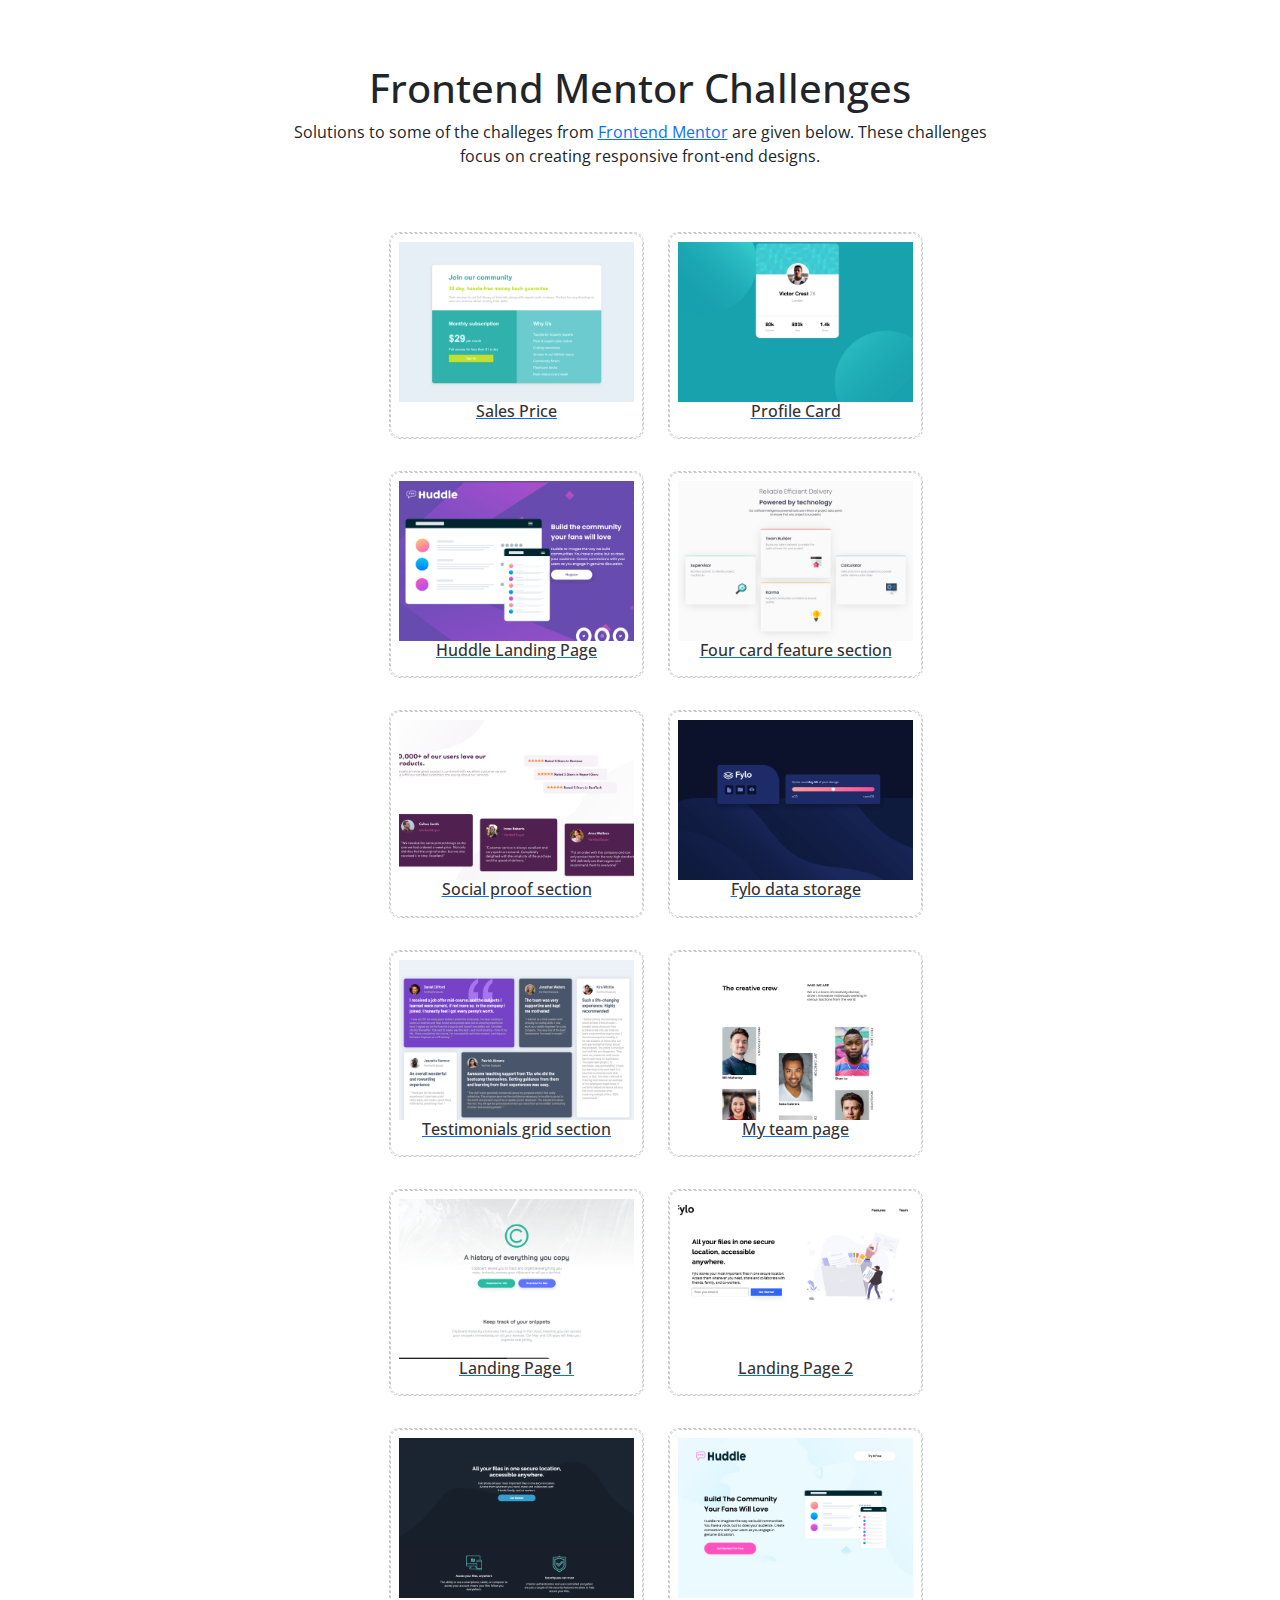
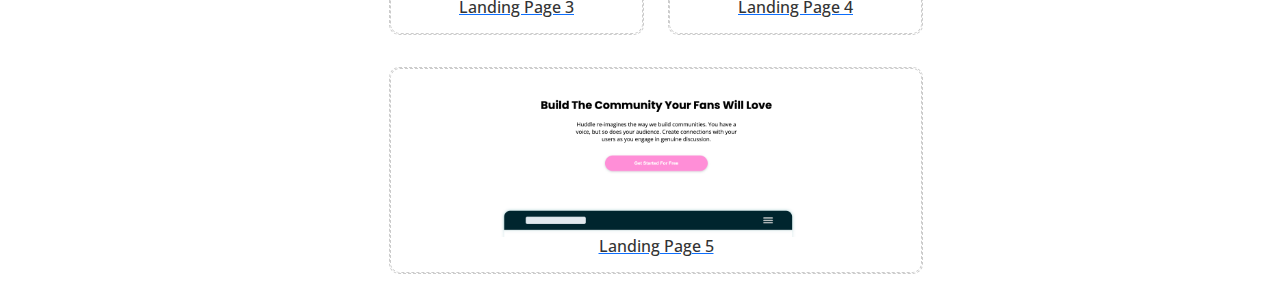
<file: index.html>
<!DOCTYPE html>
<html lang="en">
<head>
    <meta charset="UTF-8">
    <meta name="viewport" content="width=device-width, initial-scale=1.0">
    <link href="https://cdn.jsdelivr.net/npm/bootstrap@5.3.3/dist/css/bootstrap.min.css" rel="stylesheet" integrity="sha384-QWTKZyjpPEjISv5WaRU9OFeRpok6YctnYmDr5pNlyT2bRjXh0JMhjY6hW+ALEwIH" crossorigin="anonymous">
    <link rel="preconnect" href="https://fonts.googleapis.com">
    <link rel="preconnect" href="https://fonts.gstatic.com" crossorigin>
    <link href="https://fonts.googleapis.com/css2?family=Open+Sans:ital,wght@0,300..800;1,300..800&display=swap" rel="stylesheet">
    <link rel="stylesheet" href="style.css">
    <title>Frontend Mentor</title>
</head>
<body class="container">

        <div class="container heading">
            <div class="row">
                <div class="col-md-2"></div>
                <div class="col-md-8">
                    <h1>Frontend Mentor Challenges</h1>
                    <p>
                        Solutions to some of the challeges from 
                        <a href="https://www.frontendmentor.io/challenges" target="_blank">Frontend Mentor</a> 
                        are given below. These challenges focus on creating responsive front-end designs.
                    </p>
                </div>
                <div class="col-md-2"></div>
            </div>
        </div>

        <div class="container">
            <div class="row">
                <div class="col-md-3"></div>
                <a class="col-md-3 col-sm" href="1. SalePrice/index.html">
                    <div class="proj">
                        <div class="proj-bg">
                            <img src="images/1_sales_price.png" alt="1_sales_price" class="proj-img" />
                            <h5 class="proj-desc">Sales Price</h5>
                        </div>
                    </div>
                </a>
                <a class="col-md-3" href="2. profile-card-component/index.html">
                    <div class="proj">
                        <div class="proj-bg">
                            <img src="images/2_profile_card.png" alt="2_profile_card" class="proj-img" />
                            <h5 class="proj-desc">Profile Card</h5>
                        </div>
                    </div>
                </a>
                <div class="col-md-3"></div>
            </div>
            <div class="row">
                <div class="col-md-3"></div>
                <a class="col-md-3 col-sm" href="3. huddle-landing-page/index.html">
                    <div class="proj">
                        <div class="proj-bg">
                            <img src="images/3_huddle_landing.png" alt="3_huddle_landing" class="proj-img" />
                            <h5 class="proj-desc">Huddle Landing Page</h5>
                        </div>
                    </div>
                </a>
                <a class="col-md-3" href="4. four-card-feature-section/index.html">
                    <div class="proj">
                        <div class="proj-bg">
                            <img src="images/4_four_card_feature_section.png" alt="4_four_card_feature_section" class="proj-img" />
                            <h5 class="proj-desc">Four card feature section</h5>
                        </div>
                    </div>
                </a>
                <div class="col-md-3"></div>
            </div>
            <div class="row">
                <div class="col-md-3"></div>
                <a class="col-md-3 col-sm" href="5. social-proof-section/index.html">
                    <div class="proj">
                        <div class="proj-bg">
                            <img src="images/5_social_proof_section.png" alt="5_social_proof_section" class="proj-img" />
                            <h5 class="proj-desc">Social proof section</h5>
                        </div>
                    </div>
                </a>
                <a class="col-md-3" href="6. fylo-data-storage-component/index.html">
                    <div class="proj">
                        <div class="proj-bg">
                            <img src="images/6_fylo_data_storage.png" alt="6_fylo_data_storage" class="proj-img" />
                            <h5 class="proj-desc">Fylo data storage</h5>
                        </div>
                    </div>
                </a>
                <div class="col-md-3"></div>
            </div>
            <div class="row">
                <div class="col-md-3"></div>
                <a class="col-md-3 col-sm" href="7. testimonials-grid-section/index.html">
                    <div class="proj">
                        <div class="proj-bg">
                            <img src="images/7_testimonials_grid_section.png" alt="7_testimonials_grid_section" class="proj-img" />
                            <h5 class="proj-desc">Testimonials grid section</h5>
                        </div>
                    </div>
                </a>
                <a class="col-md-3" href="8. my-team-page/index.html">
                    <div class="proj">
                        <div class="proj-bg">
                            <img src="images/8_my_team_page.png" alt="8_my_team_page" class="proj-img" />
                            <h5 class="proj-desc">My team page</h5>
                        </div>
                    </div>
                </a>
                <div class="col-md-3"></div>
            </div>
            <div class="row">
                <div class="col-md-3"></div>
                <a class="col-md-3 col-sm" href="9.1. LandingPage clipboard-landing-page/index.html">
                    <div class="proj">
                        <div class="proj-bg">
                            <img src="images/9.1_LandingPage.png" alt="1_LandingPage" class="proj-img" />
                            <h5 class="proj-desc">Landing Page 1</h5>
                        </div>
                    </div>
                </a>
                <a class="col-md-3 col-sm" href="9.2. LandingPage fylo-landing-page-with-two-column-layout/index.html">
                    <div class="proj">
                        <div class="proj-bg">
                            <img src="images/9.2_LandingPage.png" alt="2_LandingPage" class="proj-img" />
                            <h5 class="proj-desc">Landing Page 2</h5>
                        </div>
                    </div>
                </a>
                <div class="col-md-3"></div>
            </div>
            <div class="row">
                <div class="col-md-3"></div>
                <a class="col-md-3 col-sm" href="9.3. LandingPage fylo-dark-theme-landing-page/index.html">
                    <div class="proj">
                        <div class="proj-bg">
                            <img src="images/9.3_LandingPage.png" alt="3_LandingPage" class="proj-img" />
                            <h5 class="proj-desc">Landing Page 3</h5>
                        </div>
                    </div>
                </a>
                <a class="col-md-3 col-sm" href="9.4. LandingPage huddle-landing-page-with-alternating-feature-blocks/index.html">
                    <div class="proj">
                        <div class="proj-bg">
                            <img src="images/9.4_LandingPage.png" alt="4_LandingPage" class="proj-img" />
                            <h5 class="proj-desc">Landing Page 4</h5>
                        </div>
                    </div>
                </a>
                <div class="col-md-3"></div>
            </div>
            <div class="row">
                <div class="col-md-3"></div>
                <a class="col-md-6 col-sm" href="9.5. LandingPage huddle-landing-page-with-curved-sections/index.html">
                    <div class="proj">
                        <div class="proj-bg">
                            <img src="images/9.5_LandingPage.png" alt="5_LandingPage" class="proj-img" />
                            <h5 class="proj-desc">Landing Page 5</h5>
                        </div>
                    </div>
                </a>
                <div class="col-md-3"></div>
            </div>
        </div>
</body>
</html>
</file>
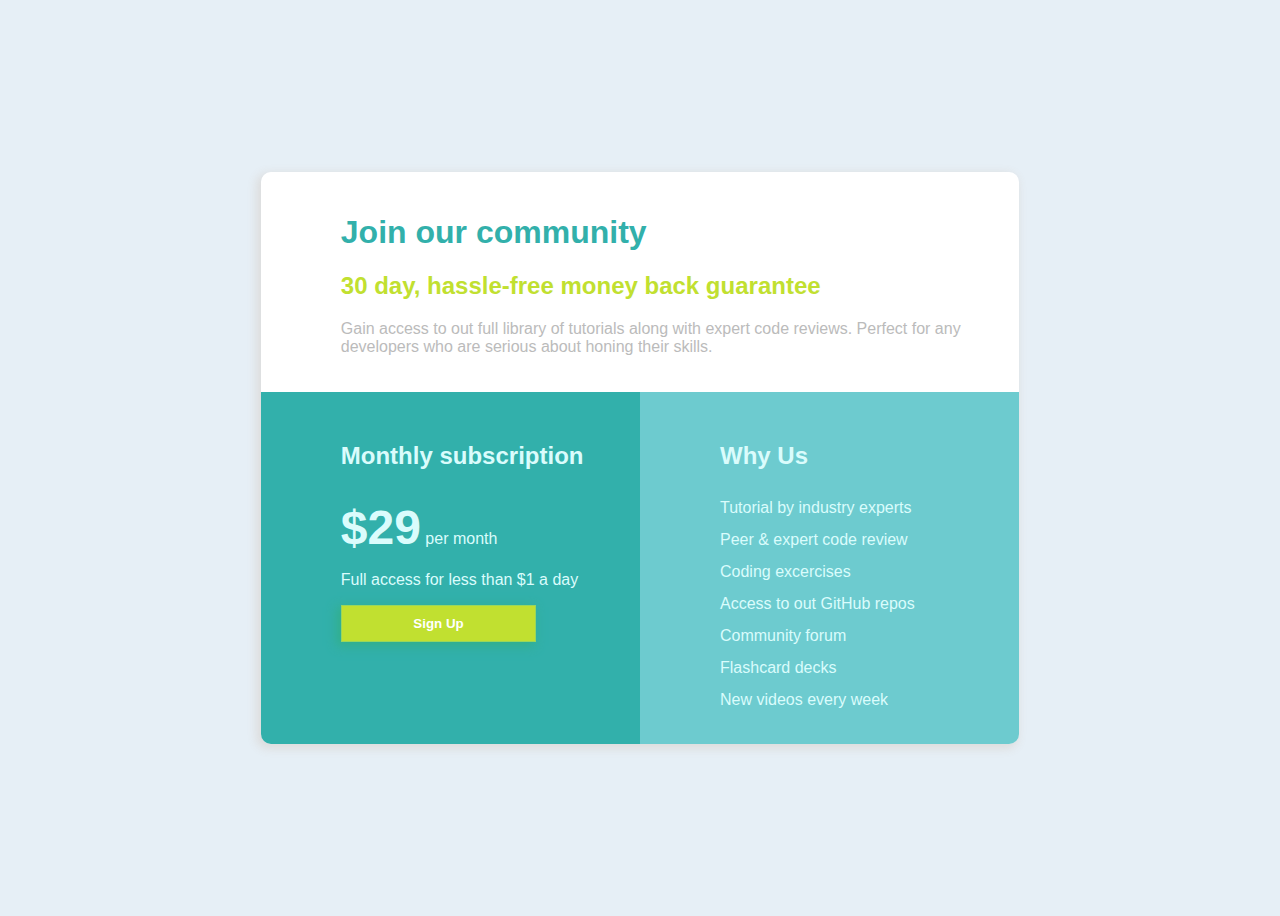
<file: 1. SalePrice/index.html>
<!DOCTYPE html>
<html lang="en">


<head>
    <meta charset="UTF-8">
    <link href="./style.css" type="text/css" rel="stylesheet" />
    <title>Sale price</title>
</head>


<body>
    <div class="card">
        <div class="row1">
            <h1>Join our community</h1>
            <h2>30 day, hassle-free money back guarantee</h2>
            <p>Gain access to out full library of tutorials along with 
                expert code reviews. Perfect for any developers who are 
                serious about honing their skills.</p>
        </div>
        <div class="row2">
            <div class="col1">
                <h2>Monthly subscription</h2>
                <p><strong>$29</strong> per month</p>
                <p>Full access for less than $1 a day</p>
                <button>Sign Up</button>
            </div>
            <div class="col2">
                <h2>Why Us</h2>
                <p>Tutorial by industry experts</p>
                <p>Peer & expert code review</p>
                <p>Coding excercises</p>
                <p>Access to out GitHub repos</p>
                <p>Community forum</p>
                <p>Flashcard decks</p>
                <p>New videos every week</p>
            </div>
        </div>
    </div>  
</body>


</html>
</file>
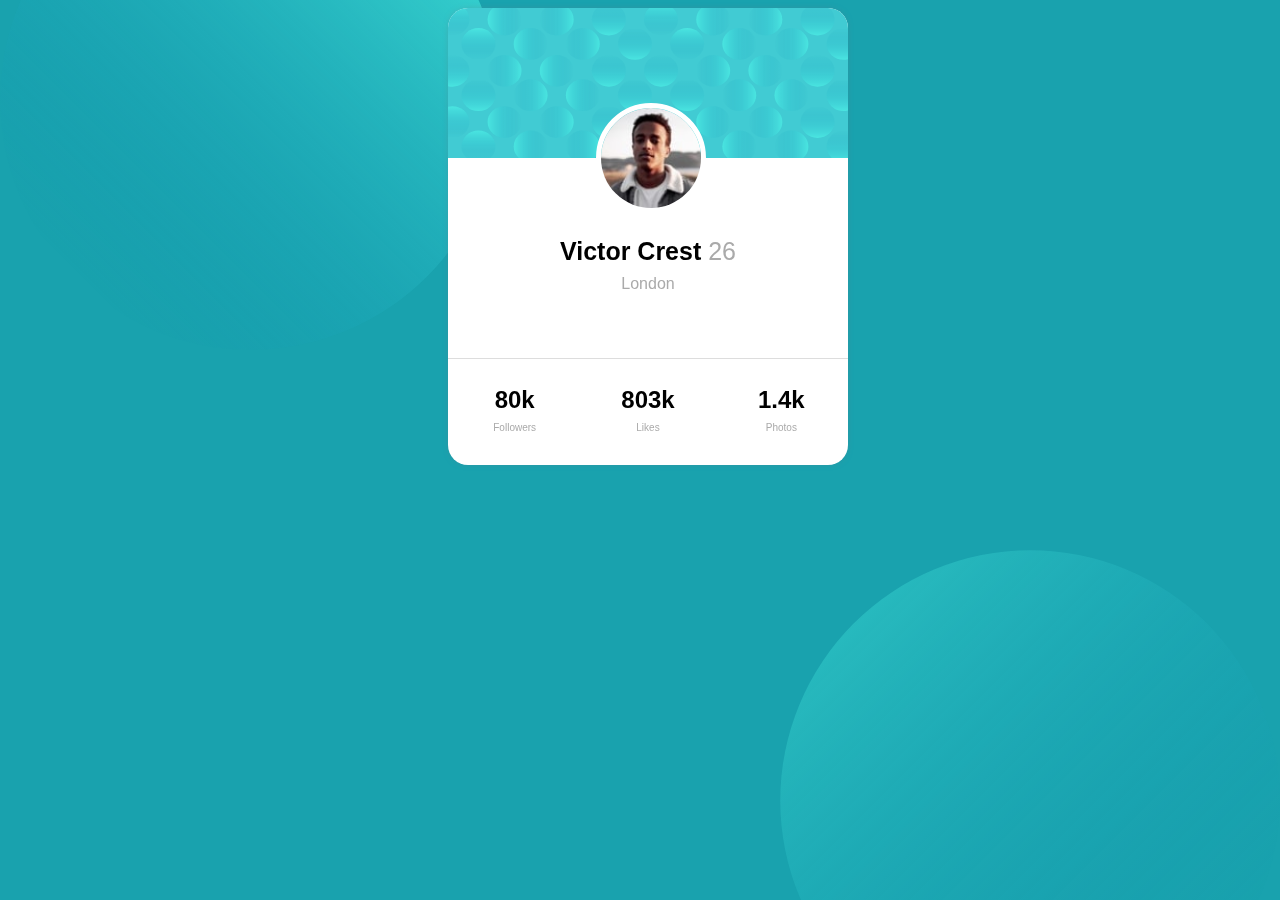
<file: 2. profile-card-component/index.html>
<!DOCTYPE html>
<html lang="en">


<head>
  <meta charset="UTF-8">
  <meta name="viewport" content="width=device-width, initial-scale=1.0"> <!-- displays site properly based on user's device -->
  <link rel="icon" type="image/png" sizes="32x32" href="./images/favicon-32x32.png">
  <link rel="stylesheet" href="./style.css" type="text/css" />
  <title>Frontend Mentor | Profile card component</title>
</head>


<body>
  <div class="bg_svg1"></div>
  <div class="bg_svg2"></div>
  <div class="card">
      <div class="bgimg"><img src="./images/bg-pattern-card.svg" /></div>
      <img class="avatar" src="./images/image-victor.jpg" />
      <div class="name">
          <p class="f-big"><strong>Victor Crest</strong> 26</p>
          <p class="f-small">London</p>
      </div>
      <hr/><br/><br/><br/><br/>
      <div class="infos">
          <div class="info">
              <h2>80k</h2>
              <p class="sub">Followers</p>
          </div>
          <div class="info">
              <h2>803k</h2>
              <p class="sub">Likes</p>
          </div>
          <div class="info">
              <h2>1.4k</h2>
              <p class="sub">Photos</p>
          </div>
      </div>
  </div>
</body>


</html>
</file>
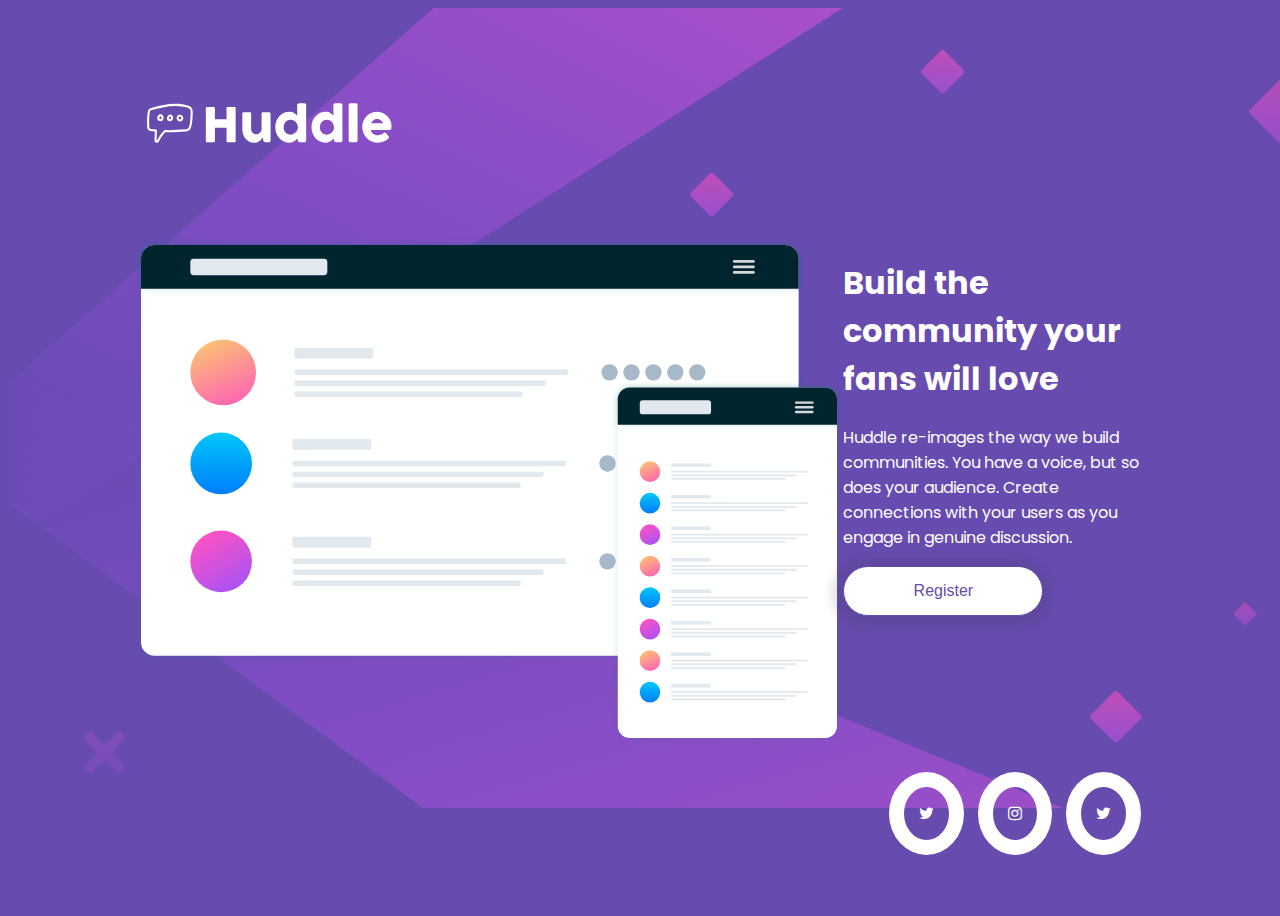
<file: 3. huddle-landing-page/index.html>
<!DOCTYPE html>
<html lang="en">


<head>
  <meta charset="UTF-8">
  <meta name="viewport" content="width=device-width, initial-scale=1.0"> <!-- displays site properly based on user's device -->
  <link rel="icon" type="image/png" sizes="32x32" href="./images/favicon-32x32.png">
  <link href="./style.css" rel="stylesheet" type="text/css" />
  <link rel="preconnect" href="https://fonts.gstatic.com">
  <link href="https://fonts.googleapis.com/css2?family=Poppins:wght@400;600&display=swap" rel="stylesheet">
  <link rel="stylesheet" href="https://cdnjs.cloudflare.com/ajax/libs/font-awesome/4.7.0/css/font-awesome.min.css">
  <title>Frontend Mentor | Huddle landing page with single introductory section</title>
</head>


<body>
  <img class="bgimg" src="./images/bg-desktop.svg" />

  <div class="container">

    <div class="logo">
      <img src="./images/logo.svg" />
    </div>
    <br/><br/><br/>

    <div class="main">
      <div class="img">
        <img src="./images/illustration-mockups.svg" />
      </div>
      <div class="content">
        <h1>Build the community your fans will love</h1>
        <p>Huddle re-images the way we build communities. You have 
          a voice, but so does your audience. Create connections with 
          your users as you engage in genuine discussion.
        </p>
        <button>Register</button>
      </div>
    </div>

    <br/><br/>
    <div class="footer">
      <span class="circle"><i class="fa fa-twitter"></i></span>
      <span class="circle"><i class="fa fa-instagram"></i></span>
      <span class="circle"><i class="fa fa-twitter"></i></span>
    </div>

  </div>
  
</body>


</html>
</file>
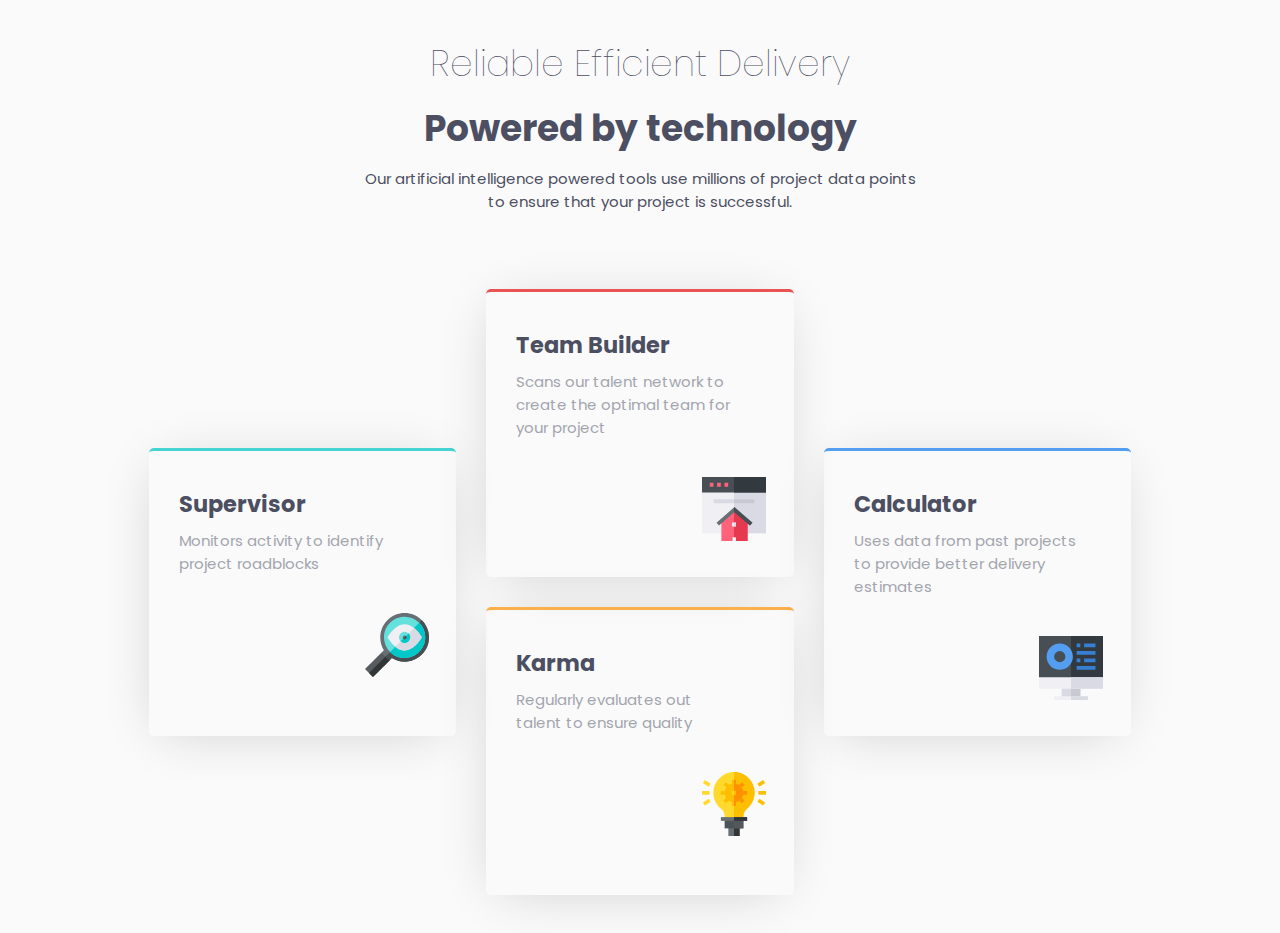
<file: 4. four-card-feature-section/index.html>
<!DOCTYPE html>
<html lang="en">


<head>
  <meta charset="UTF-8">
  <meta name="viewport" content="width=device-width, initial-scale=1.0"> <!-- displays site properly based on user's device -->
  <link rel="icon" type="image/png" sizes="32x32" href="./images/favicon-32x32.png">
  <link rel="stylesheet" type="text/css" href="./style.css" />
  <link rel="preconnect" href="https://fonts.gstatic.com">
  <link href="https://fonts.googleapis.com/css2?family=Poppins:wght@200;400;600&display=swap" rel="stylesheet">
  <title>Frontend Mentor | Four card feature section</title>
</head>


<body>
  <div class="container">
    <p class="large">Reliable Efficient Delivery</p>
    <p class="heading">Powered by technology</p>
    <p>Our artificial intelligence powered tools use millions of project data points <br/> to ensure that your project is successful.</p><br/><br/>
    <div class="cards">
      <div class="col">
        <div class="card card1">
          <h2>Supervisor</h2>
          <p>Monitors activity to identify project roadblocks</p>
          <img src="./images/icon-supervisor.svg" />
        </div>
      </div>
      <div class="col">        
        <div class="card card2">
          <h2>Team Builder</h2>
          <p>Scans our talent network to create the optimal team for your project</p>
          <img src="./images/icon-team-builder.svg" />
        </div>
        <div class="card card3">
          <h2>Karma</h2>
          <p>Regularly evaluates out talent to ensure quality</p>
          <img src="./images/icon-karma.svg" />
        </div>
      </div>
      <div class="col">
        <div class="card card4">
          <h2>Calculator</h2>
          <p>Uses data from past projects to provide better delivery estimates</p>
          <img src="./images/icon-calculator.svg" />
        </div>
      </div>
    </div>
  </div>
</body>


</html>
</file>
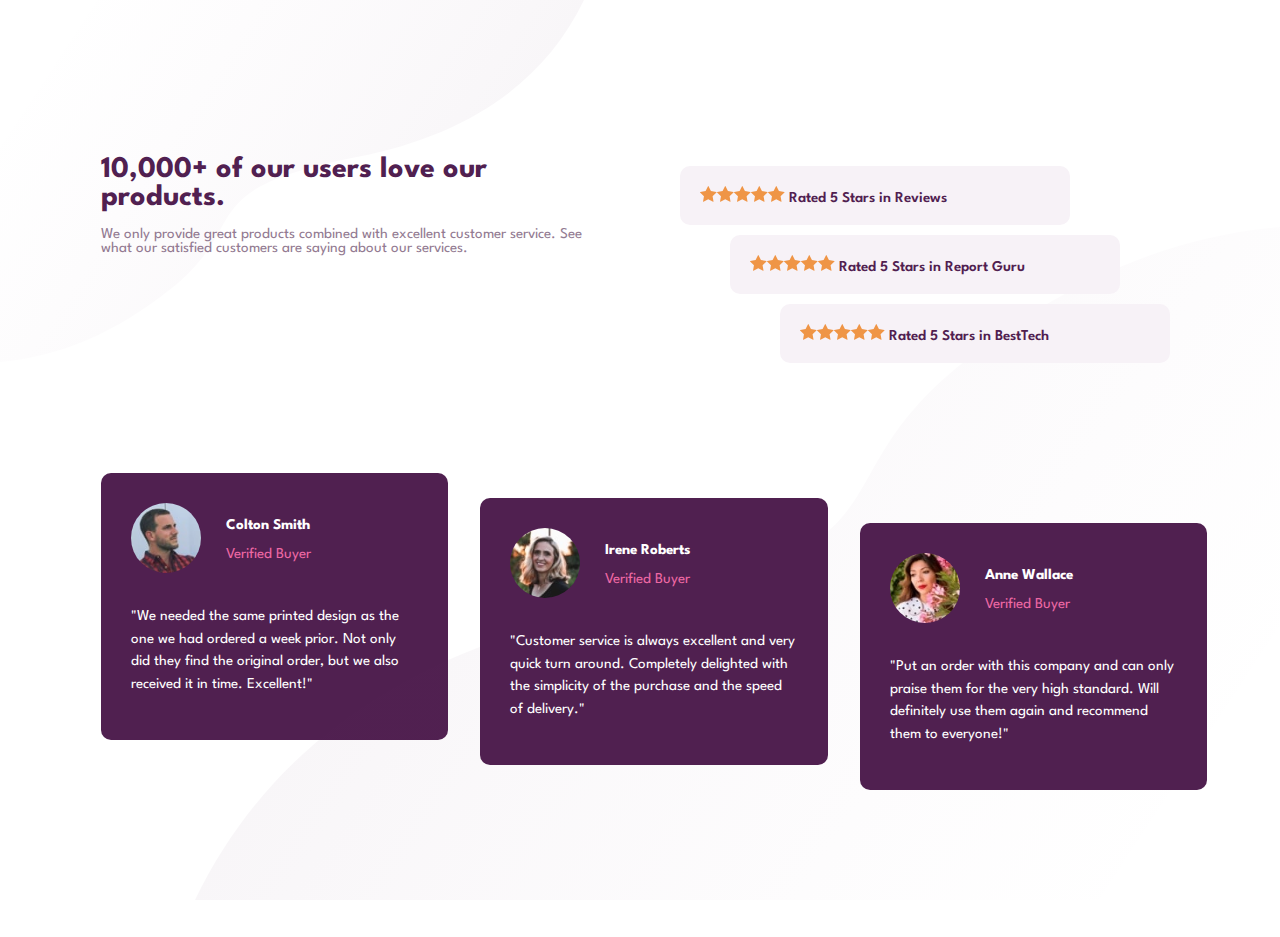
<file: 5. social-proof-section/index.html>
<!DOCTYPE html>
<html lang="en">


<head>
  <meta charset="UTF-8" />
  <meta name="viewport" content="width=device-width, initial-scale=1.0" />
  <link rel="icon" type="image/png" sizes="32x32" href="./images/favicon-32x32.png" />
  <link rel="stylesheet" type="text/css" href="./style.css" />
  <link rel="preconnect" href="https://fonts.gstatic.com">
  <link href="https://fonts.googleapis.com/css2?family=Spartan:wght@400;500;700&display=swap" rel="stylesheet">
  <title>Frontend Mentor | Social proof section</title>
</head>


<body>
  <img src="./images/bg-pattern-top-desktop.svg" class="bgimg top" />
  <img src="./images/bg-pattern-bottom-desktop.svg" class="bgimg bottom" />
  <div class="container">
    <div class="row">
      <div class="col">
        <h1>10,000+ of our users love our products.</h1>
        <p class="sub-info">We only provide great products combined with excellent customer service. See what our satisfied customers are saying about our services.</p>
      </div>
      <div class="col">
        <div class="rating-box">
          <img src="./images//icon-star.svg" /><img src="./images//icon-star.svg" /><img src="./images//icon-star.svg" /><img src="./images//icon-star.svg" /><img src="./images//icon-star.svg" />
          Rated 5 Stars in Reviews</div>
        <div class="rating-box">
          <img src="./images//icon-star.svg" /><img src="./images//icon-star.svg" /><img src="./images//icon-star.svg" /><img src="./images//icon-star.svg" /><img src="./images//icon-star.svg" />
          Rated 5 Stars in Report Guru</div>
        <div class="rating-box"><img src="./images//icon-star.svg" /><img src="./images//icon-star.svg" /><img src="./images//icon-star.svg" /><img src="./images//icon-star.svg" /><img src="./images//icon-star.svg" />
          Rated 5 Stars in BestTech</div>
      </div>
    </div>
    <div class="row">
      <div class="card-col">
        <div class="card">
          <img class="avatar" src="./images/image-colton.jpg" />
          <p class="name">Colton Smith</p>
          <p class="who">Verified Buyer</p><br/>
          <p class="comment">"We needed the same printed design as the one we had ordered a week prior.
            Not only did they find the original order, but we also received it in time.
            Excellent!"</p>
        </div>
      </div>
      <div class="card-col">
        <div class="card">
          <img class="avatar" src="./images/image-irene.jpg" />
          <p class="name">Irene Roberts</p>
          <p class="who">Verified Buyer</p><br/>
          <p class="comment">"Customer service is always excellent and very quick turn around. Completely
            delighted with the simplicity of the purchase and the speed of delivery."</p>
        </div>
      </div>
      <div class="card-col">
        <div class="card">
          <img class="avatar" src="./images/image-anne.jpg" />
          <p class="name">Anne Wallace</p>
          <p class="who">Verified Buyer</p><br/>
          <p class="comment">"Put an order with this company and can only praise them for the very high
            standard. Will definitely use them again and recommend them to everyone!"</p>
        </div>
      </div>
    </div>
  </div> 
</body>


</html>
</file>
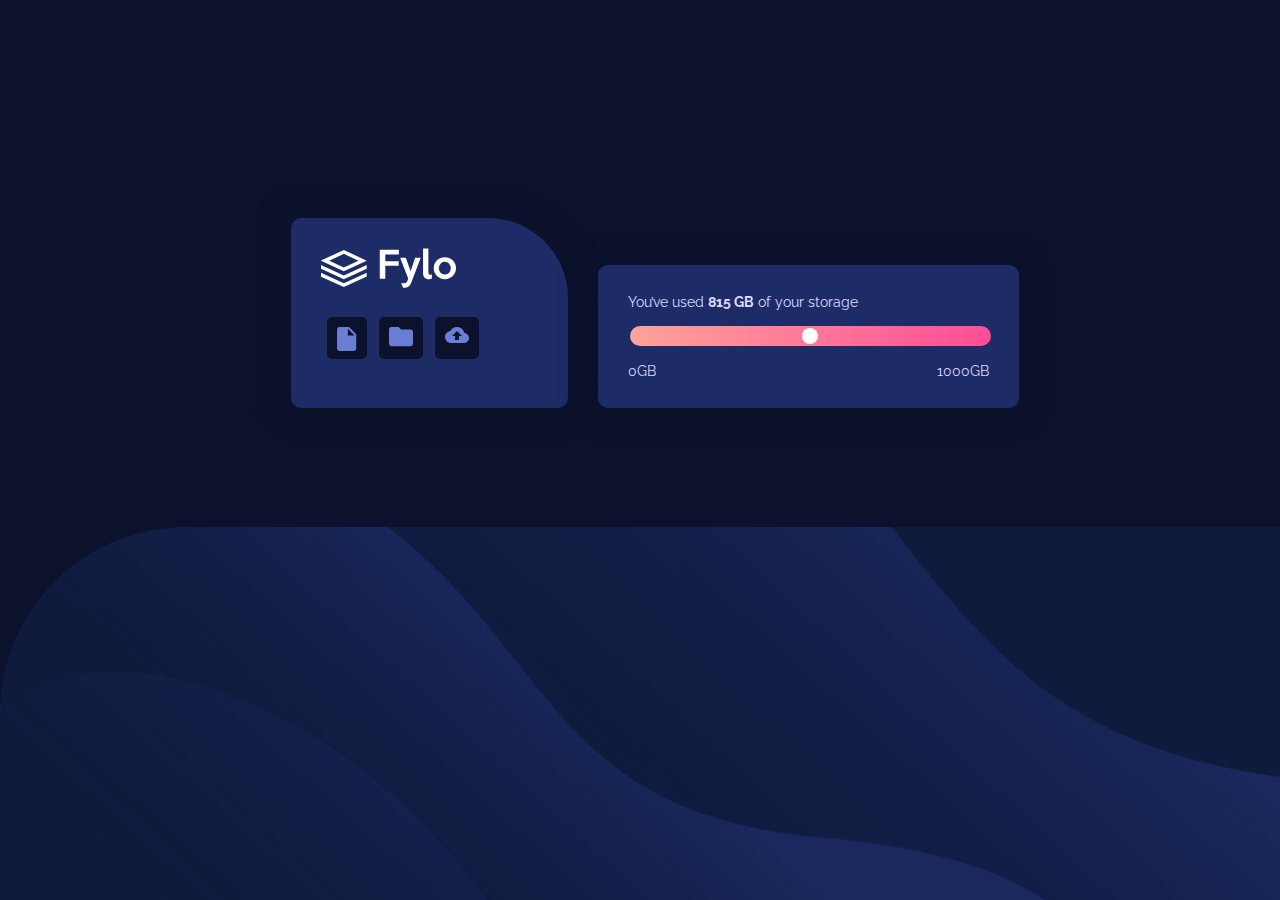
<file: 6. fylo-data-storage-component/index.html>
<!DOCTYPE html>
<html lang="en">


<head>
  <meta charset="UTF-8">
  <meta name="viewport" content="width=device-width, initial-scale=1.0"> <!-- displays site properly based on user's device -->
  <link rel="icon" type="image/png" sizes="32x32" href="./images/favicon-32x32.png">
  <link href="./style.css" type="text/css" rel="stylesheet" />
  <link rel="preconnect" href="https://fonts.gstatic.com">
  <link href="https://fonts.googleapis.com/css2?family=Raleway:wght@400;700&display=swap" rel="stylesheet">
  <title>Frontend Mentor | Fylo data storage component</title>
</head>


<body>
  <img class="bgimg" src="./images/bg-desktop.png" />
  <div class="container">
    <div class="col left">
      <img src="./images/logo.svg" />
      <div class="icons">
        <span class="icon"><img src="./images/icon-document.svg" /></span>
        <span class="icon"><img src="./images/icon-folder.svg" /></span>
        <span class="icon"><img src="./images/icon-upload.svg" /></span>
      </div>
    </div>
    <div class="col right">
      <p>You’ve used <strong>815 GB</strong> of your storage</p>
      <input type="range" min="1" max="1000" value="500" class="slider" />
      <p class="range"><span class="left-align">0GB</span><span class="right-align">1000GB</span></p>
    </div>
  </div>
</body>


</html>
</file>
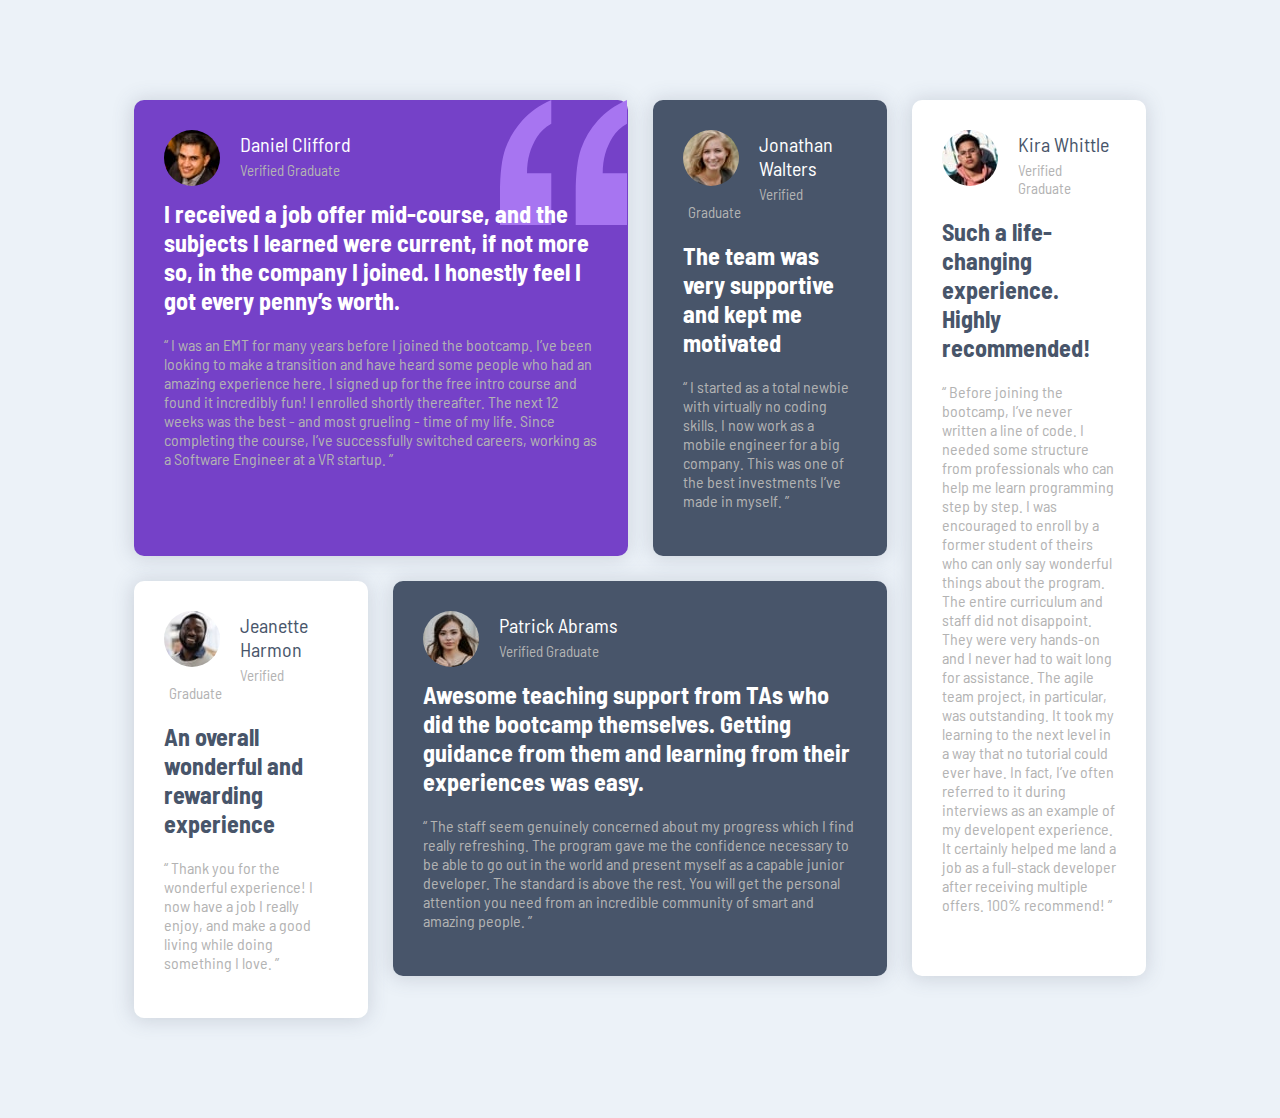
<file: 7. testimonials-grid-section/index.html>
<!DOCTYPE html>
<html lang="en">


<head>
  <meta charset="UTF-8">
  <meta name="viewport" content="width=device-width, initial-scale=1.0"> <!-- displays site properly based on user's device -->
  <link type="text/css" rel="stylesheet" href="./style.css" />
  <link rel="preconnect" href="https://fonts.gstatic.com">
  <link href="https://fonts.googleapis.com/css2?family=Barlow+Semi+Condensed:wght@500;600&display=swap" rel="stylesheet">
  <link rel="icon" type="image/png" sizes="32x32" href="./images/favicon-32x32.png">
  <title>Frontend Mentor | [Challenge Name Here]</title>
</head>


<body>

  <div class="container">
    <div class="item item1">
      <img class="quoteImg" src="./images/bg-pattern-quotation.svg" />
      <img class="avatar" src="./images/image-daniel.jpg" />
      <p class="name">Daniel Clifford</p>
      <p class="designation">Verified Graduate</p>
      <h2>I received a job offer mid-course, and the subjects I learned were current, if not more so, 
        in the company I joined. I honestly feel I got every penny’s worth.</h2>
      <p>“ I was an EMT for many years before I joined the bootcamp. I’ve been looking to make a 
        transition and have heard some people who had an amazing experience here. I signed up 
        for the free intro course and found it incredibly fun! I enrolled shortly thereafter. 
        The next 12 weeks was the best - and most grueling - time of my life. Since completing 
        the course, I’ve successfully switched careers, working as a Software Engineer at a VR startup. ”</p>
    </div>
    <div class="item item2">
      <img class="avatar" src="./images/image-jeanette.jpg" />
      <p class="name">Jonathan Walters</p>
      <p class="designation">Verified Graduate</p>
      <h2>The team was very supportive and kept me motivated</h2>

      <p>“ I started as a total newbie with virtually no coding skills. I now work as a mobile engineer 
        for a big company. This was one of the best investments I’ve made in myself. ”</p>
    </div>
    <div class="item item3">
      <img class="avatar" src="./images/image-patrick.jpg" />
      <p class="name">Kira Whittle</p>
      <p class="designation">Verified Graduate</p>
      <h2>Such a life-changing experience. Highly recommended!</h2>
      <p>“ Before joining the bootcamp, I’ve never written a line of code. I needed some structure from 
        professionals who can help me learn programming step by step. I was encouraged to enroll by a former 
        student of theirs who can only say wonderful things about the program. The entire curriculum and staff 
        did not disappoint. They were very hands-on and I never had to wait long for assistance. The agile team 
        project, in particular, was outstanding. It took my learning to the next level in a way that no tutorial 
        could ever have. In fact, I’ve often referred to it during interviews as an example of my developent 
        experience. It certainly helped me land a job as a full-stack developer after receiving multiple offers. 
        100% recommend! ”</p>
    </div>
    <div class="item item3">
      <img class="avatar" src="./images/image-jonathan.jpg" />
      <p class="name">Jeanette Harmon</p>
      <p class="designation">Verified Graduate</p>
      <h2>An overall wonderful and rewarding experience</h2>
      <p>“ Thank you for the wonderful experience! I now have a job I really enjoy, and make a good living 
        while doing something I love. ”</p>
    </div>
    <div class="item item5">
      <img class="avatar" src="./images/image-kira.jpg" />
      <p class="name">Patrick Abrams</p>
      <p class="designation">Verified Graduate</p>
      <h2>Awesome teaching support from TAs who did the bootcamp themselves. Getting guidance from them and 
        learning from their experiences was easy.</h2>
      <p>“ The staff seem genuinely concerned about my progress which I find really refreshing. The program 
        gave me the confidence necessary to be able to go out in the world and present myself as a capable 
        junior developer. The standard is above the rest. You will get the personal attention you need from 
        an incredible community of smart and amazing people. ”</p>
    </div>
  </div>
  
</body>
</html>
</file>
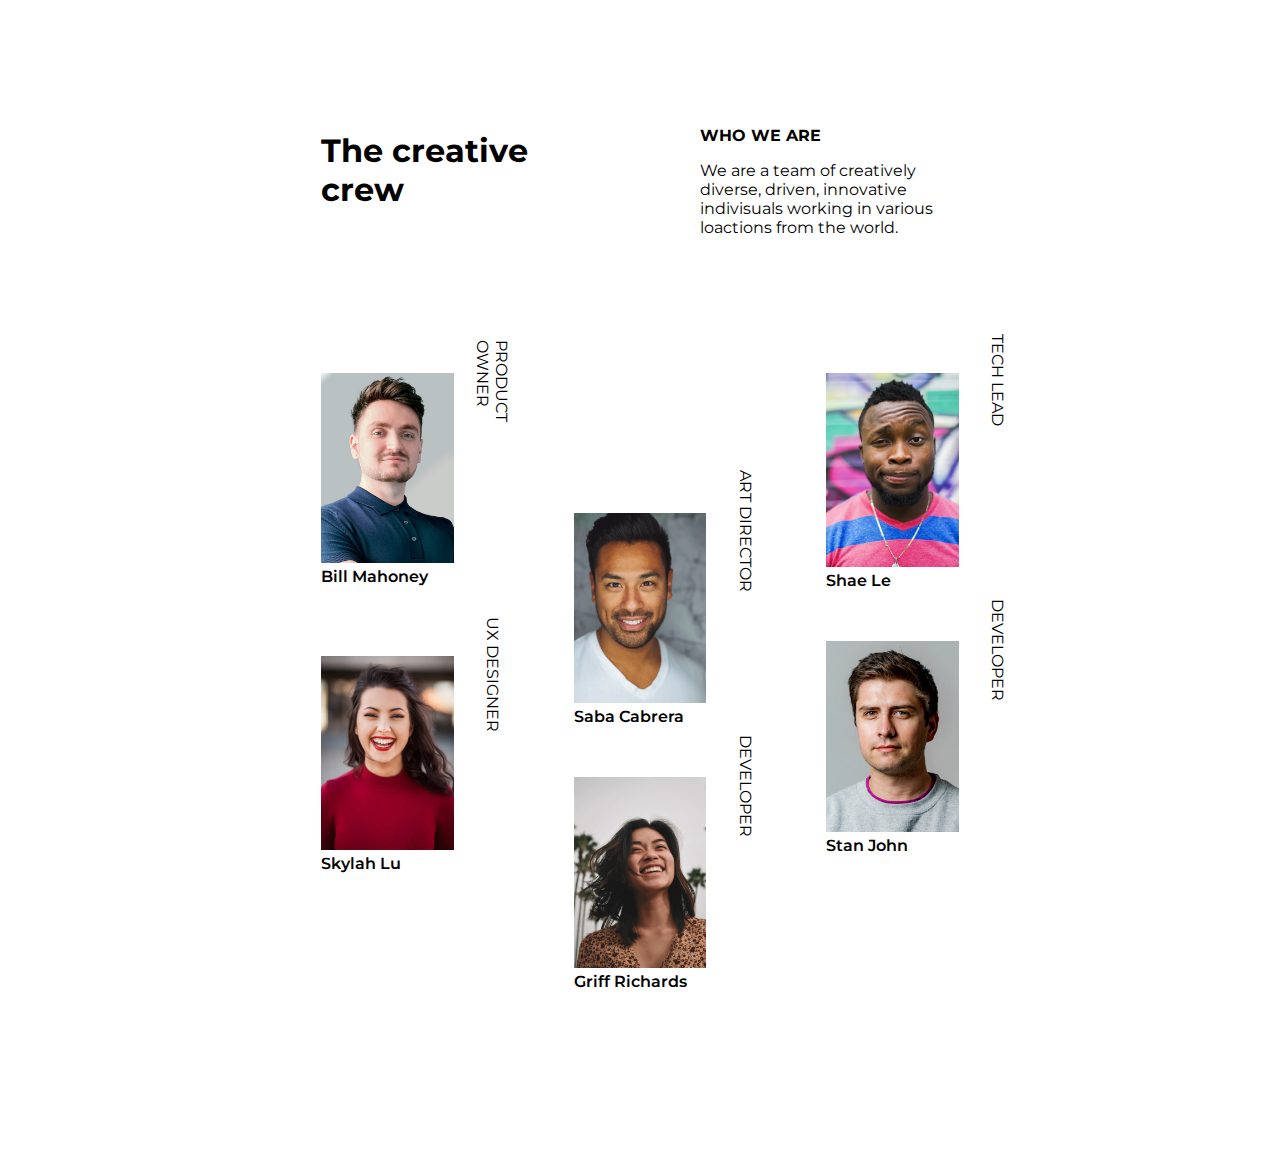
<file: 8. my-team-page/index.html>
<!DOCTYPE html>
<html lang="en">


  <head>
    <meta charset="utf-8" />
    <meta name="viewport" content="width=device-width, initial-scale=1, maximum-scale=5" />
    <link rel="icon" href="devchallenges.png" />
    <link href="./style.css" rel="stylesheet" type="text/css" />
    <link rel="preconnect" href="https://fonts.gstatic.com">
    <link href="https://fonts.googleapis.com/css2?family=Montserrat:wght@200;400;600&display=swap" rel="stylesheet">
    <link rel="shortcut icon" type="image/x-icon" href="https://devchallenges.io/" />
    <title>Devchallenges</title>
  </head>


  <body>
    <div class="main_container">

      <div class="container">
        <div class="col">
          <h1>The creative crew</h1>
        </div>
        <div class="col">
          <p><strong>WHO WE ARE</strong></p>
          <p class="content">We are a team of creatively diverse, driven, innovative indivisuals working in various loactions from the world.</p>
        </div>
      </div>

      <div class="container">
        <div class="col">
          <img src="./photo1.png" />
          <p class="name">Bill Mahoney</p>
          <p class="designation">PRODUCT OWNER</p>
          <img src="./photo2.png" />
          <p class="name">Skylah Lu</p>
          <p class="designation">UX DESIGNER</p>
        </div>
        <div class="col col2">
          <img src="./photo3.png" />
          <p class="name">Saba Cabrera</p>
          <p class="designation">ART DIRECTOR</p>
          <img src="./photo4.png" />
          <p class="name">Griff Richards</p>
          <p class="designation">DEVELOPER</p>
        </div>
        <div class="col">
          <img src="./photo5.png" />
          <p class="name">Shae Le</p>
          <p class="designation">TECH LEAD</p>
          <img src="./photo6.png" />
          <p class="name">Stan John</p>
          <p class="designation">DEVELOPER</p>
        </div>
      </div>

    </div>

  </body>

  
</html>
</file>
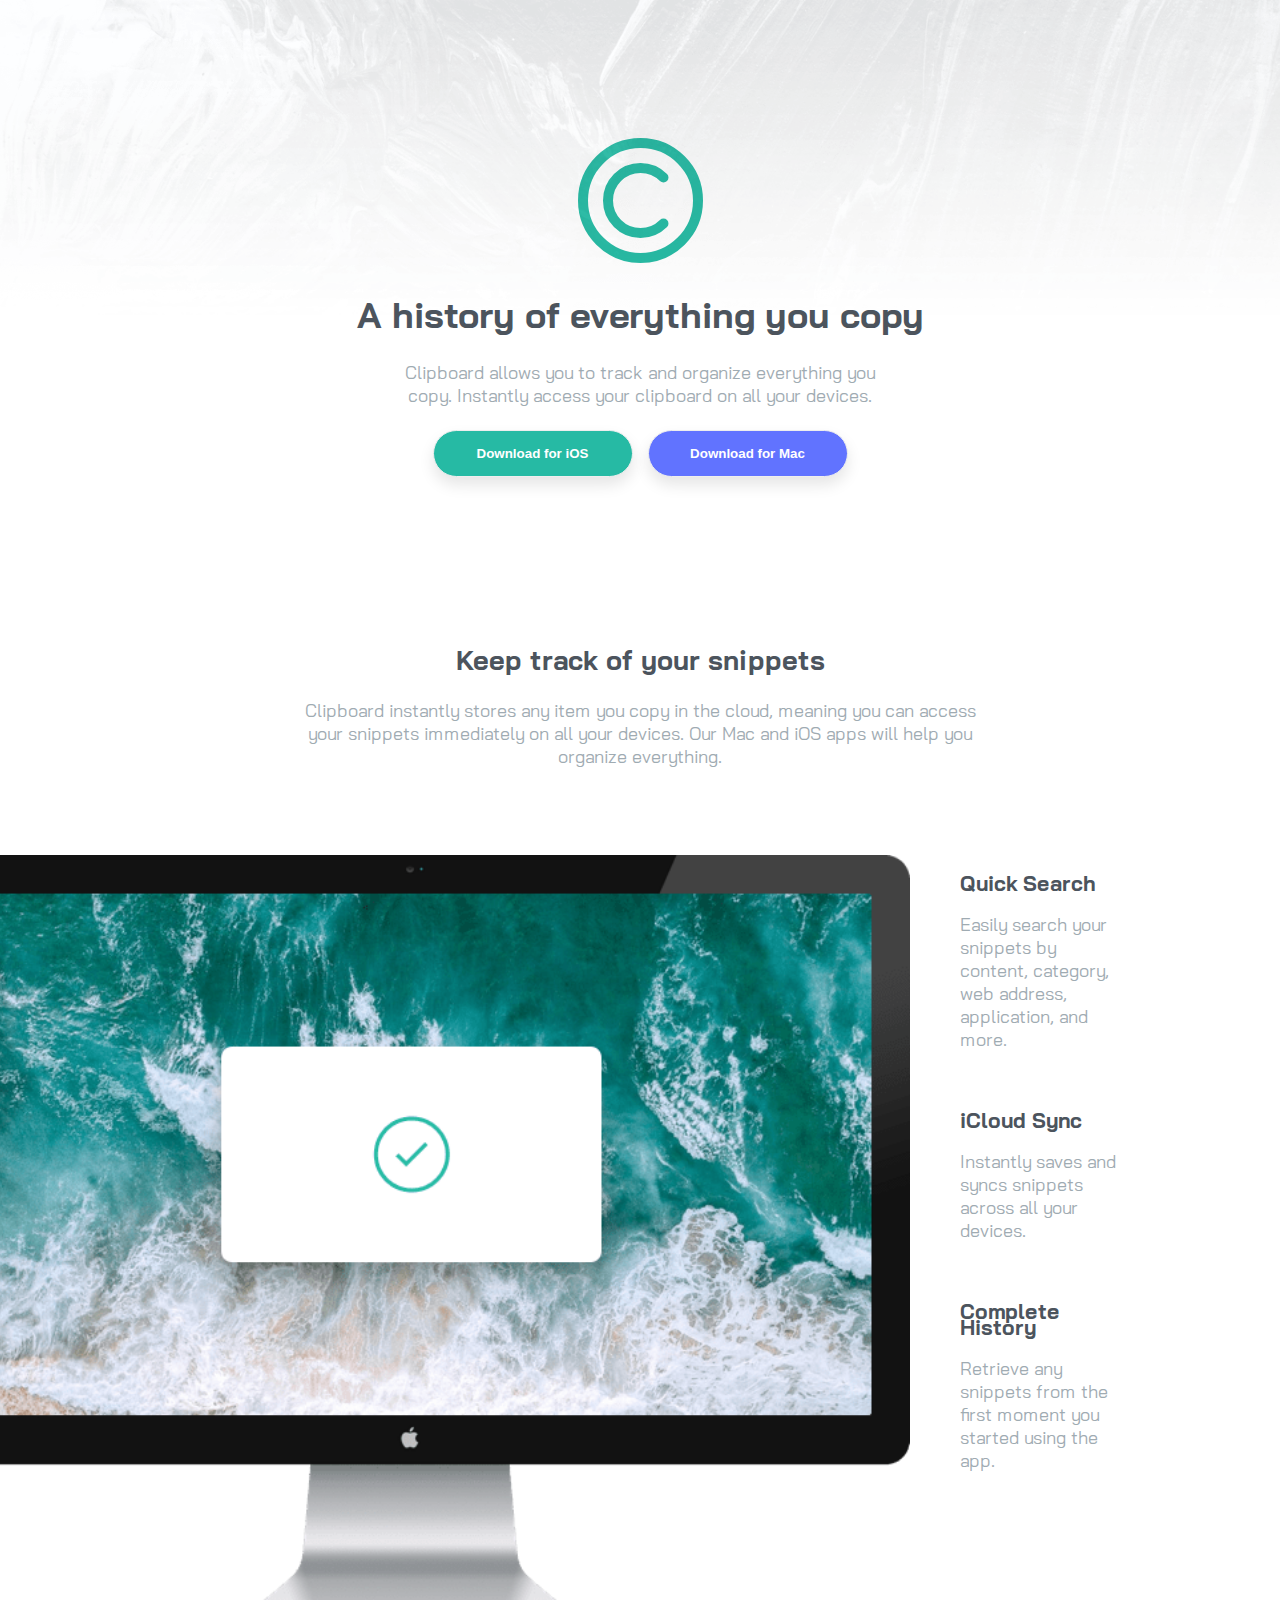
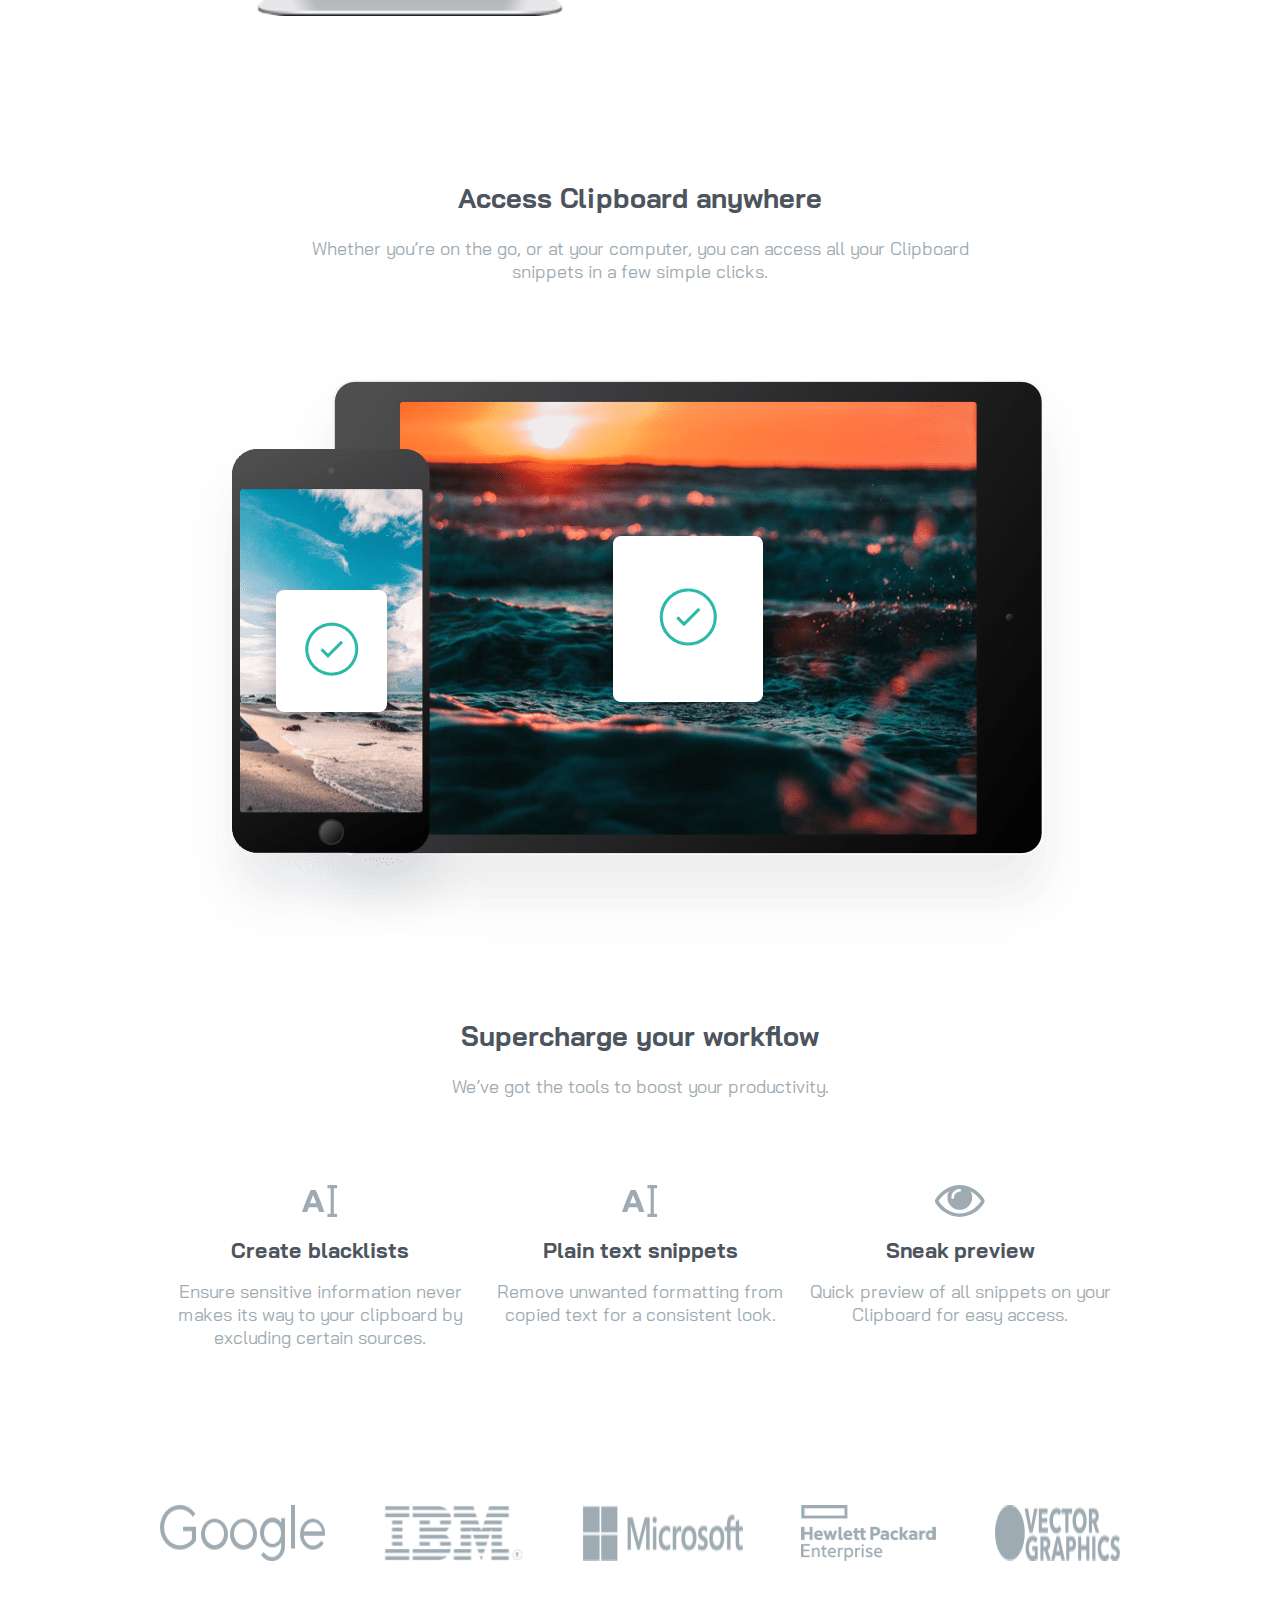
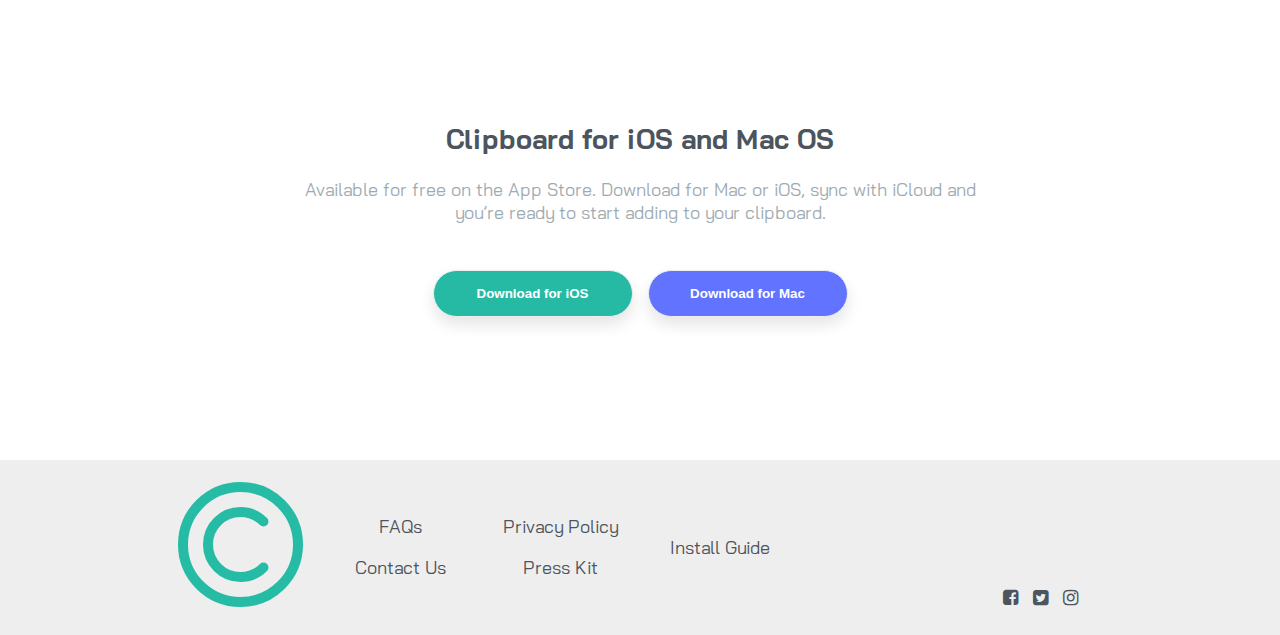
<file: 9.1. LandingPage clipboard-landing-page/index.html>
<!DOCTYPE html>
<html lang="en">


<head>
  <meta charset="UTF-8">
  <meta name="viewport" content="width=device-width, initial-scale=1.0"> <!-- displays site properly based on user's device -->
  <link rel="icon" type="image/png" sizes="32x32" href="./images/favicon-32x32.png">
  <link rel="stylesheet" type="text/css" href="./style.css" />
  <link rel="preconnect" href="https://fonts.gstatic.com">
  <link rel="stylesheet" href="https://cdnjs.cloudflare.com/ajax/libs/font-awesome/4.7.0/css/font-awesome.min.css">
  <link href="https://fonts.googleapis.com/css2?family=Bai+Jamjuree:wght@400;600&display=swap" rel="stylesheet">
  <title>Frontend Mentor | Clipboard landing page</title>
</head>


<body>
  <img class="bgimg" src="./images/bg-header-desktop.png" />
  <div class="container">
    <br/><br/><br/><br/><br/><br/>


    <img src="./images/logo.svg" />
    <h1>A history of everything you copy</h1>
    <p>Clipboard allows you to track and organize everything you <br/>
      copy. Instantly access your clipboard on all your devices.</p>
    <div class="buttons">
      <button class="left">Download for iOS</button>
      <button class="right">Download for Mac</button>
    </div>
    <br/><br/><br/><br/><br/><br/>


    <h2>Keep track of your snippets</h2>
    <p>Clipboard instantly stores any item you copy in the cloud, 
      meaning you can access <br/> your snippets immediately on all your
      devices. Our Mac and iOS apps will help you<br/> organize everything.</p>
    <br/><br/><br/>


    <div class="row">
      <div class="col left">
        <img class="desktopImg" src="./images/image-computer.png" />
      </div>
      <div class="col right">
        <div class="content">
          <h3>Quick Search</h3>
          <p>Easily search your snippets by content, category, web address, application, and more.</p>
        </div>
        <br/>
        <div class="content">
          <h3>iCloud Sync</h3>
          <p>Instantly saves and syncs snippets across all your devices.</p>
        </div>
        <br/>
        <div class="content">
          <h3>Complete History</h3>
          <p>Retrieve any snippets from the first moment you started using the app.</p>
        </div>
      </div>
    </div>
    <br/><br/><br/><br/><br/><br/>

    <h2>Access Clipboard anywhere</h2>
    <p>Whether you’re on the go, or at your computer, you can access all your Clipboard <br/>
      snippets in a few simple clicks.</p>
    

    <br/><br/><br/>
    <img src="./images/image-devices.png" />
    <br/><br/><br/>


    <h2>Supercharge your workflow</h2>
    <p>We’ve got the tools to boost your productivity.</p>
    <br/><br/><br/>

    <div class="row">
      <div class="col">
        <img src="./images/icon-text.svg" />
        <h3>Create blacklists</h3>
        <p>Ensure sensitive information never makes its way to your clipboard by excluding certain sources.</p>
      </div>
      <div class="col">
        <img src="./images/icon-text.svg" />
        <h3>Plain text snippets</h3>
        <p>Remove unwanted formatting from copied text for a consistent look.</p>
      </div>
      <div class="col">
        <img src="./images/icon-preview.svg" />
        <h3>Sneak preview</h3>
        <p>Quick preview of all snippets on your Clipboard for easy access.</p>
      </div>
    </div>
    <br/><br/><br/><br/><br/><br/>

    <div class="row logos">
      <img src="./images/logo-google.png" />
      <img src="./images/logo-ibm.png" />
      <img src="./images/logo-microsoft.png" />
      <img src="./images/logo-hp.png" />
      <img src="./images/logo-vector-graphics.png" />
    </div>
    <br/><br/><br/><br/><br/><br/>

    <h2>Clipboard for iOS and Mac OS</h2>
    <p>Available for free on the App Store. Download for Mac or iOS, sync with iCloud 
      and <br/> you’re ready to start adding to your clipboard.</p><br/>
    <div class="buttons">
      <button class="left">Download for iOS</button>
      <button class="right">Download for Mac</button>
    </div>
    <br/><br/><br/><br/><br/><br/>

  </div>

  <div class="footer">
    <div class="footer-container">
      <div class="col">
        <img src="./images/logo.svg" />
      </div>
      <div class="col">
        <p>FAQs</p>
        <p>Contact Us</p>
      </div>
      <div class="col">
        <p>Privacy Policy</p>
        <p>Press Kit</p>
      </div>
      <div class="col">
        <p>Install Guide</p>
      </div>
      <div class="col"></div>
      <div class="col icons">
        <i class="fa fa-facebook-square"></i>
        <i class="fa fa-twitter-square"></i>
        <i class="fa fa-instagram"></i>
      </div>
    </div>
  </div>


</body>
</html>
</file>
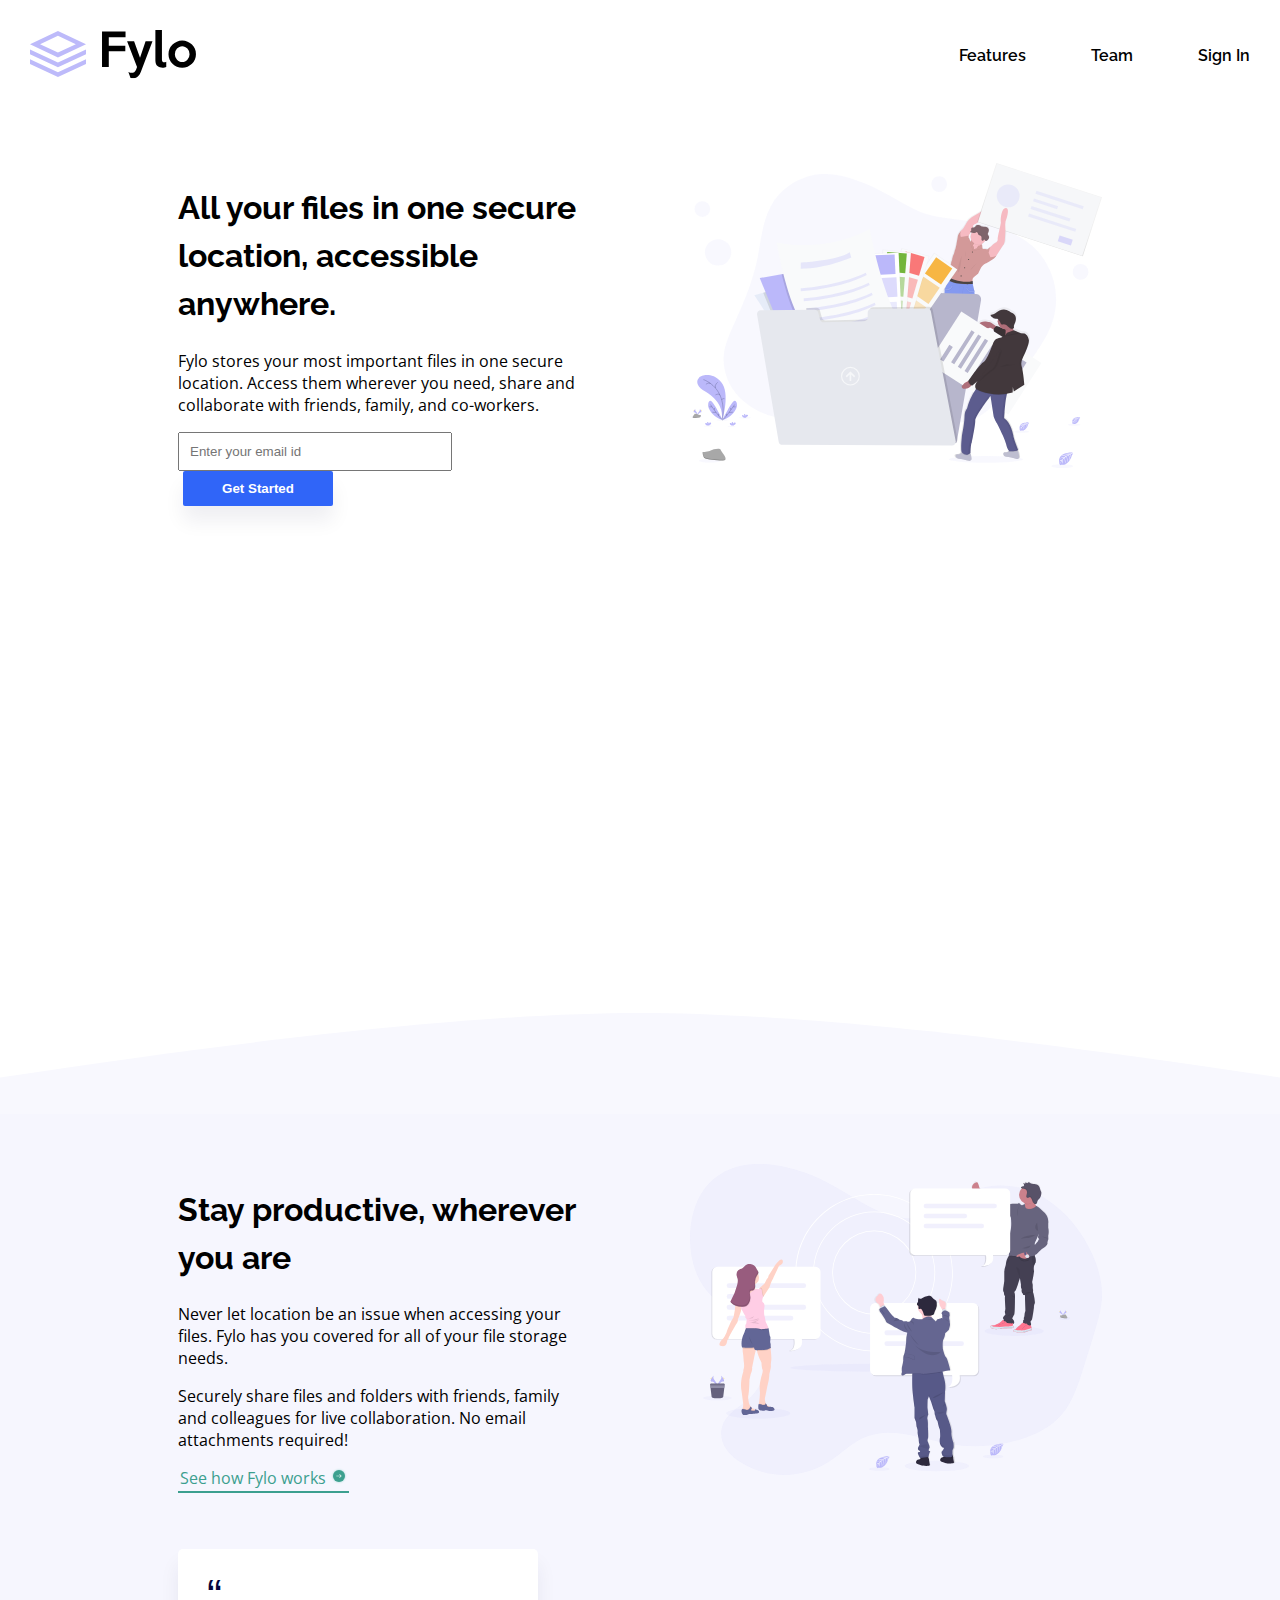
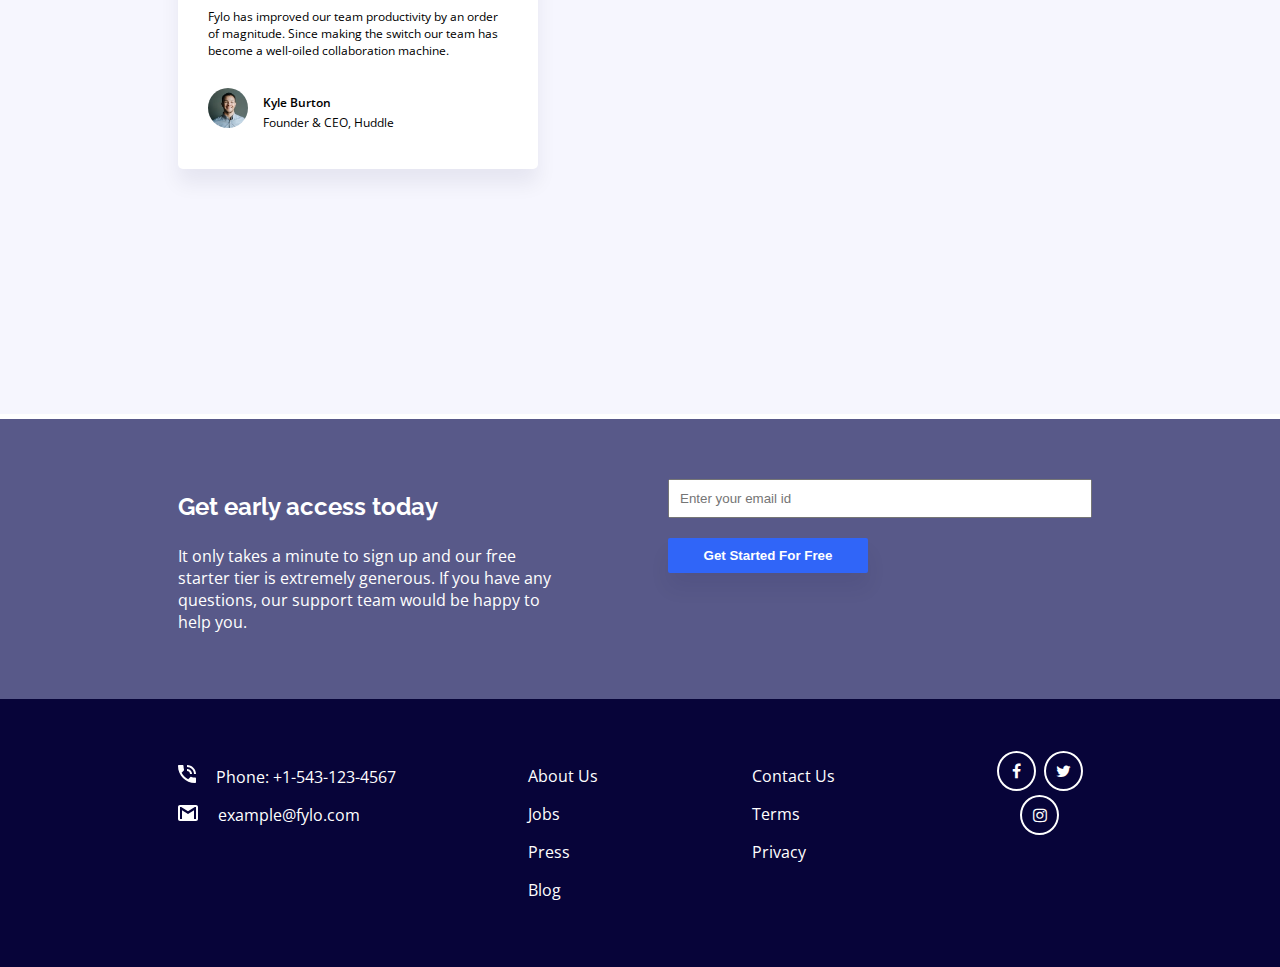
<file: 9.2. LandingPage fylo-landing-page-with-two-column-layout/index.html>
<!DOCTYPE html>
<html lang="en">


<head>
  <meta charset="UTF-8">
  <meta name="viewport" content="width=device-width, initial-scale=1.0"> <!-- displays site properly based on user's device -->
  <link rel="icon" type="image/png" sizes="32x32" href="./images/favicon-32x32.png">
  <link href="./style.css" rel="stylesheet" type="text/css"/>
  <link rel="preconnect" href="https://fonts.gstatic.com">
  <link href="https://fonts.googleapis.com/css2?family=Raleway:wght@400;700&display=swap" rel="stylesheet">
  <link rel="preconnect" href="https://fonts.gstatic.com">
  <link href="https://fonts.googleapis.com/css2?family=Open+Sans&display=swap" rel="stylesheet">
  <link rel="stylesheet" href="https://cdnjs.cloudflare.com/ajax/libs/font-awesome/4.7.0/css/font-awesome.min.css">
  <title>Frontend Mentor | Fylo landing page with two column layout</title>
</head>


<body>

  <div class="navbar">
    <div class="logo"><img src="./images/logo.svg" /></div>
    <ul>
      <li>Features</li>
      <li>Team</li>
      <li>Sign In</li>
    </ul>
  </div>

  <div class="container">


    <div class="row vh100">
      <div class="subcontainer">
        <div class="col">
          <h1>All your files in one secure location, accessible anywhere.</h1>
          <p>Fylo stores your most important files in one secure location. 
            Access them wherever you need, share and collaborate with friends, 
            family, and co-workers.</p>
          <input class="first" type="email" name="email" placeholder="Enter your email id" />
          <button class="first">Get Started</button>
        </div>
        <div class="col">
          <img class="illustration" src="./images/illustration-1.svg" />
        </div>
      </div>
    </div>


    <img class="bgimg" src="./images/bg-curve-desktop.svg" />
    <div class="row vh100 bgGray">
    <div class="subcontainer">      
        <div class="col">
          <h1>Stay productive, wherever you are</h1>
          <p>Never let location be an issue when accessing your files. Fylo has you 
            covered for all of your file storage needs.</p>
          <p>Securely share files and folders with friends, family and colleagues for 
            live collaboration. No email attachments required!</p>
          <p><a href="#">See how Fylo works<img class="arrow" src="./images/icon-arrow.svg" /></a></p>
          <br/><br/>
          <div class="card">
            <img src="./images/icon-quotes.svg" />
            <p>Fylo has improved our team productivity by an order of magnitude. Since 
              making the switch our team has become a well-oiled collaboration machine.</p>
            <br/>
            <img class="avatar" src="./images/avatar-testimonial.jpg" />
            <p class="name">Kyle Burton</p>
            <p class="designation">Founder & CEO, Huddle</p>
          </div>
        </div>
        <div class="col">
          <img class="illustration" src="./images/illustration-2.svg" />
        </div>
      </div>
    </div>


    <div class="row bgBlue">
      <div class="subcontainer">
        <div class="col">
          <h2>Get early access today</h2>
          <p>It only takes a minute to sign up and our free starter tier is extremely generous. 
            If you have any questions, our support team would be happy to help you.</p>
        </div>
        <div class="col">
          <input class="second" type="email" name="email" placeholder="Enter your email id" />
          <button class="second">Get Started For Free</button>
        </div>
      </div>
    </div>


    <div class="row bgDark">
      <!-- <img class="logo-end" src="./images/logo.svg" /> -->
      
      <div class="subcontainer">
        <div class="col-lg">
          <p><img class="phone" src="./images/icon-phone.svg" />Phone: +1-543-123-4567</p>
          <p><img class="mail" src="./images/icon-email.svg" />example@fylo.com</p>
        </div>
        <div class="col">
          <p>About Us</p>
          <p>Jobs</p>
          <p>Press</p>
          <p>Blog</p>
        </div>
        <div class="col">
          <p>Contact Us</p>
          <p>Terms</p>
          <p>Privacy</p>
        </div>
        <div class="col icons">
          <i class="fa fa-facebook"></i>
          <i class="fa fa-twitter"></i>
          <i class="fa fa-instagram"></i>
        </div>
      </div>
    </div>

  </div>
  
</body>
</html>
</file>
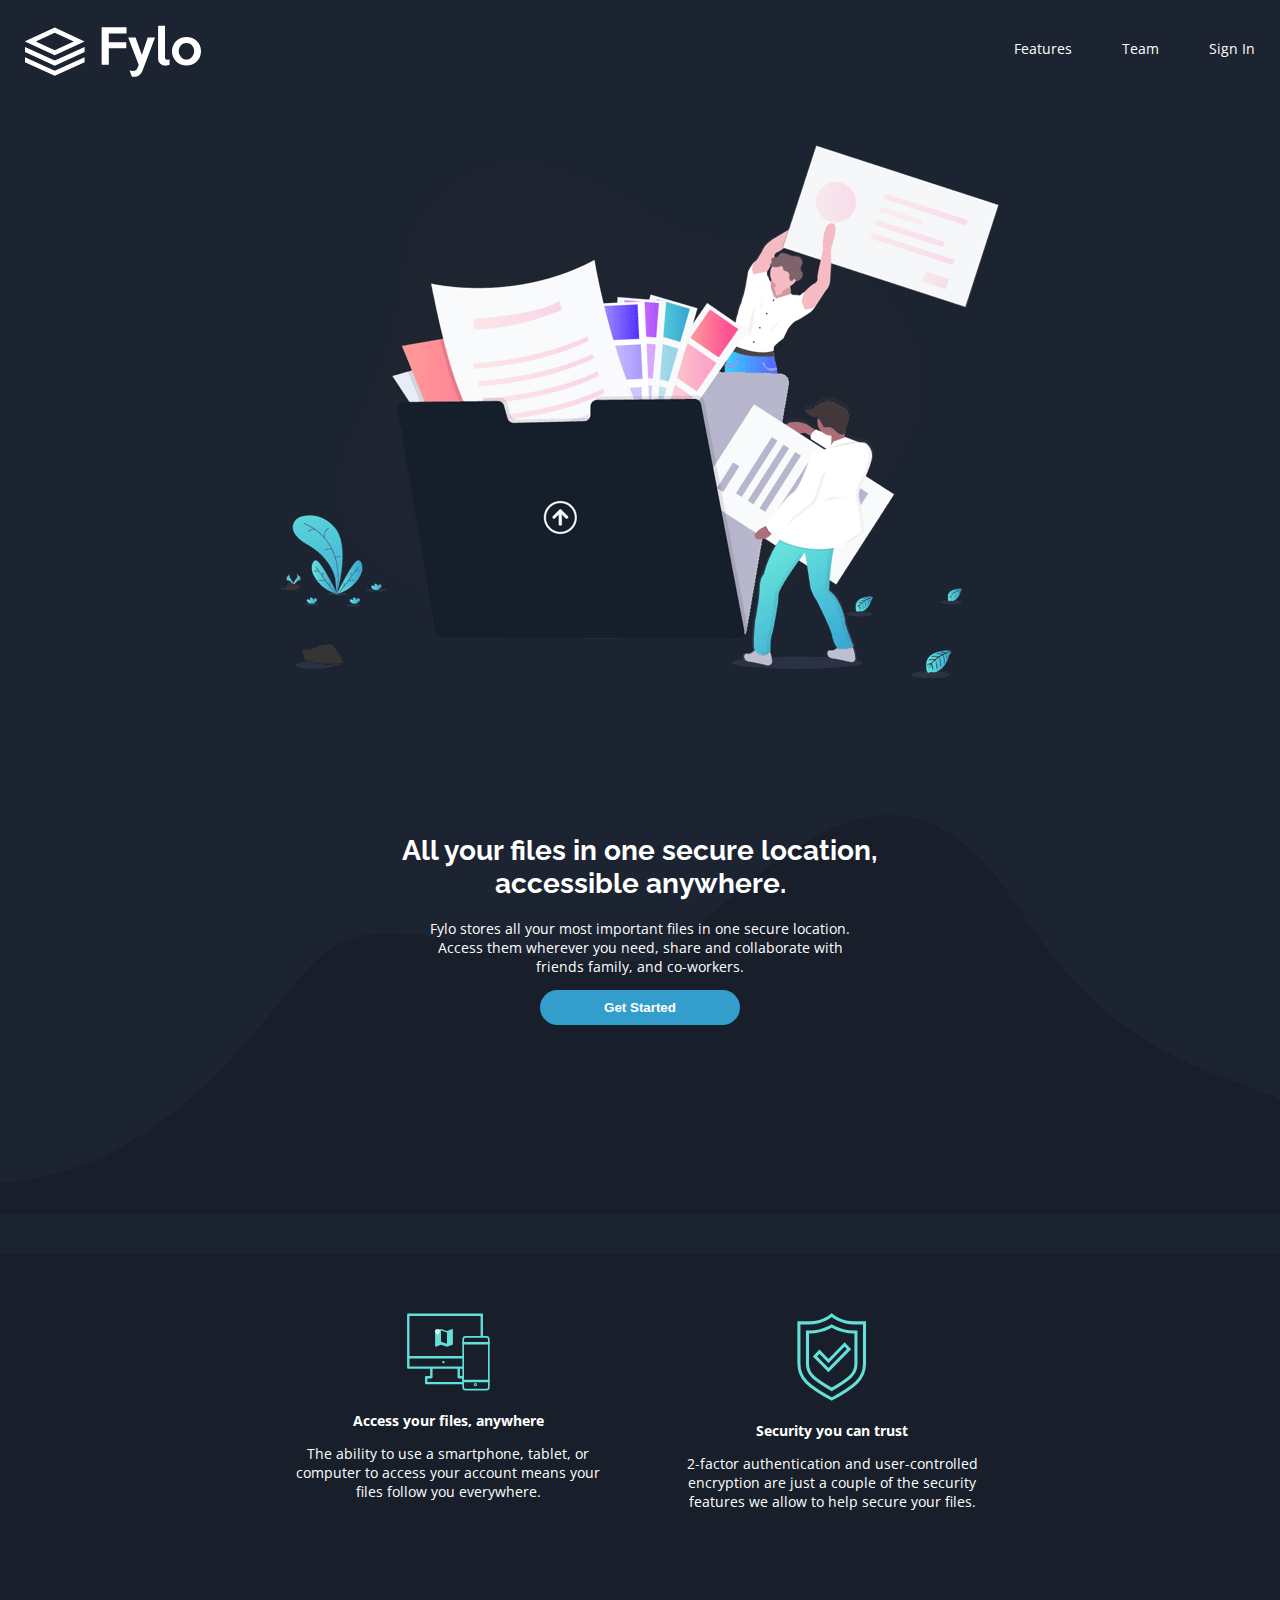
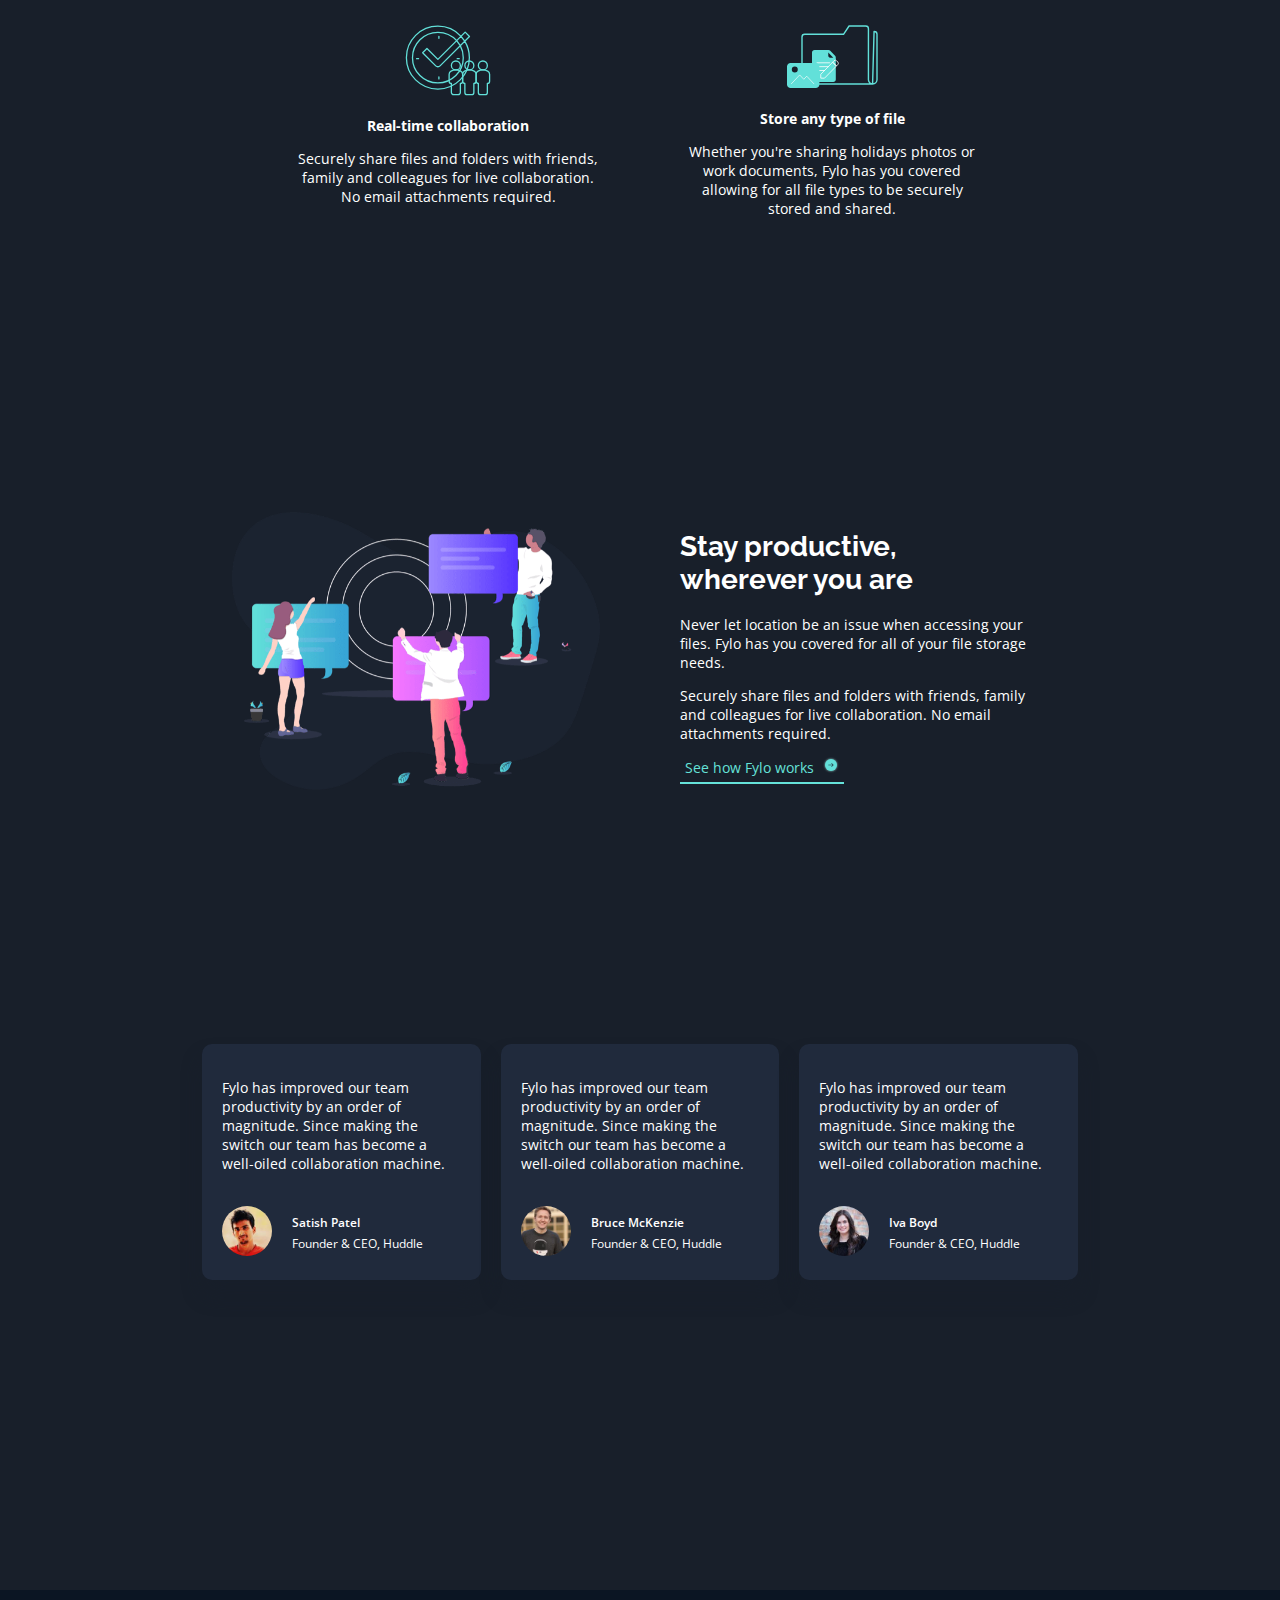
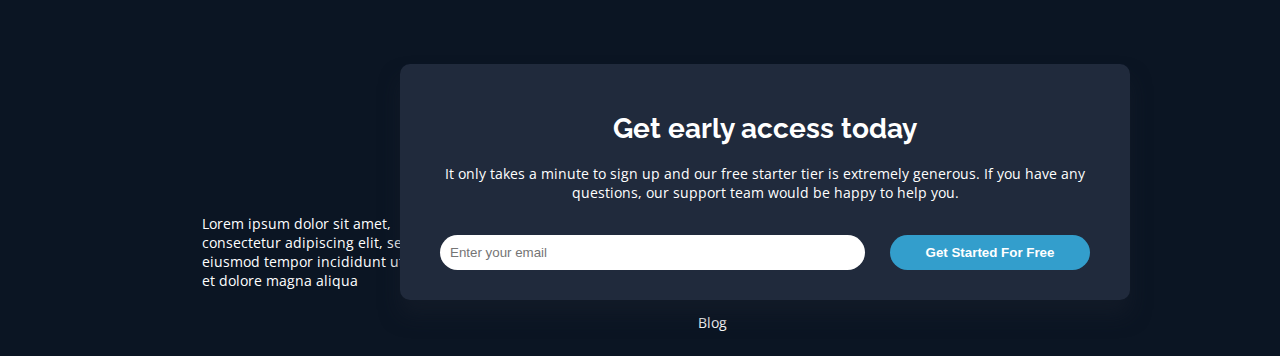
<file: 9.3. LandingPage fylo-dark-theme-landing-page/index.html>
<!DOCTYPE html>
<html lang="en">


<head>
  <meta charset="UTF-8">
  <meta name="viewport" content="width=device-width, initial-scale=1.0"> <!-- displays site properly based on user's device -->
  <link rel="icon" type="image/png" sizes="32x32" href="./images/favicon-32x32.png">
  <link rel="stylesheet" type="text/css" href="./style.css" />
  <link rel="stylesheet" href="https://cdnjs.cloudflare.com/ajax/libs/font-awesome/4.7.0/css/font-awesome.min.css">
  <link rel="preconnect" href="https://fonts.gstatic.com">
  <link href="https://fonts.googleapis.com/css2?family=Raleway:wght@400;700&display=swap" rel="stylesheet">
  <link rel="preconnect" href="https://fonts.gstatic.com">
  <link href="https://fonts.googleapis.com/css2?family=Open+Sans:wght@400;700&display=swap" rel="stylesheet">
  <title>Frontend Mentor | Fylo landing page with dark theme and features grid</title>
</head>


<body>

  <!-- <div class="vh100 introBg"></div>
  <div class="vh100 mainBg"></div> -->

  <div class="navbar">
    <div class="logo"><img src="./images/logo.svg" /></div>
    <ul>
      <li>Features</li>
      <li>Team</li>
      <li>Sign In</li>
    </ul>
  </div>
  <br/><br/>

  <div class="container">



    <img src="./images/illustration-intro.png" />
    <br/><br/><br/><br/><br/><br/><br/><br/>


    
    <img class="imgBg" src="./images/bg-curvy-desktop.svg" />
    <h1>All your files in one secure location, <br/> accessible anywhere.</h1>
    <p>Fylo stores all your most important files in one secure location. <br/>
      Access them wherever you need, share and collaborate with <br/>
      friends family, and co-workers.</p>
    <button>Get Started</button>
    <br/><br/><br/><br/><br/><br/><br/><br/>
    <br/><br/><br/><br/><br/>



    <div class="row mainBg">
      <div class="subcontainer-60">
        <div class="col">
          <img class="centreImg" src="./images/icon-access-anywhere.svg" />
          <strong>Access your files, anywhere</strong>
          <p>The ability to use a smartphone, tablet, or computer to access your account means your 
            files follow you everywhere.</p>
        </div>
        <div class="col">
          <img class="centreImg" src="./images/icon-security.svg" />
          <strong>Security you can trust</strong>
          <p>2-factor authentication and user-controlled encryption are just a couple of the security 
            features we allow to help secure your files.</p>
        </div>
      </div>
    </div>

    <div class="row mainBg">
      <div class="subcontainer-60">
        <div class="col">
          <img class="centreImg" src="./images/icon-collaboration.svg" />
          <strong>Real-time collaboration</strong>
          <p>Securely share files and folders with friends, family and colleagues for live collaboration. 
            No email attachments required.</p>
        </div>
        <div class="col">
          <img class="centreImg" src="./images/icon-any-file.svg" />
          <strong>Store any type of file</strong>
          <p>Whether you're sharing holidays photos or work documents, Fylo has you covered allowing for all 
            file types to be securely stored and shared.</p>
        </div>
      </div>
    </div>



    <div class="row mainBg marginTop">
      <div class="subcontainer-70 left-align">
        <div class="col"><img class="illustration" src="./images/illustration-stay-productive.png" /></div>
        <div class="col">
          <h1>Stay productive, <br/> wherever you are</h1>
          <p>Never let location be an issue when accessing your files. Fylo has you covered for all of your file 
            storage needs.</p>
          <p>Securely share files and folders with friends, family and colleagues for live collaboration. No email 
            attachments required.</p>
          <a href="#">See how Fylo works <img class="arrow" src="./images/icon-arrow.svg" /></a>
        </div>
      </div>
    </div>



    <div class="row mainBg marginTop marginBottom">
      <div class="subcontainer-70">
  
        <div class="col-card">
          <div class="card">
            <p>Fylo has improved our team productivity by an order of magnitude. Since making the switch our team has 
              become a well-oiled collaboration machine.</p><br/>
            <img src="./images/profile-1.jpg" />
            <p class="name">Satish Patel</p>
            <p class="designation">Founder & CEO, Huddle</p>
          </div>
        </div>
        
        <div class="col-card">
          <div class="card">
            <p>Fylo has improved our team productivity by an order of magnitude. Since making the switch our team has 
              become a well-oiled collaboration machine.</p><br/>
            <img src="./images/profile-2.jpg" />
            <p class="name">Bruce McKenzie</p>
            <p class="designation">Founder & CEO, Huddle</p>
          </div>
        </div>
        
        <div class="col-card">
          <div class="card">
            <p>Fylo has improved our team productivity by an order of magnitude. Since making the switch our team has 
              become a well-oiled collaboration machine.</p><br/>
            <img src="./images/profile-3.jpg" />
            <p class="name">Iva Boyd</p>
            <p class="designation">Founder & CEO, Huddle</p>
          </div>
        </div>
        
      </div>
    </div>


    <div class="big-card">
      <h1>Get early access today</h1>
      <p>It only takes a minute to sign up and our free starter tier is extremely generous. If you have any 
        questions, our support team would be happy to help you.</p><br/>
      <div class="forms">
        <input type="email" name="email" placeholder="Enter your email" />
        <button>Get Started For Free</button>
      </div>
    </div>


    <div class="footer row footerBg marginTop">
      <div class="subcontainer-70">
        <div class="col-4">
          <p>Lorem ipsum dolor sit amet, consectetur adipiscing elit, sed do eiusmod tempor incididunt ut labore et 
            dolore magna aliqua</p>
        </div>
        <div class="col-3">
          <p><img src="./images/icon-phone.svg" /> +1-543-123-4567</p>
          <p><img src="./images/icon-email.svg" /> example@fylo.com</p>
        </div>
        <div class="col-1">
          <p>About Us</p>
          <p>Jobs</p>
          <p>Press</p>
          <p>Blog</p>
        </div>
        <div class="col-1">
          <p>Contact Us</p>
          <p>Terms</p>
          <p>Privacy</p>
        </div>
        <div class="col-3 icons">        
          <i class="fa fa-facebook"></i>
          <i class="fa fa-twitter"></i>
          <i class="fa fa-instagram"></i>
        </div>
      </div>
    </div>


  </div>  
</body>


</html>
</file>
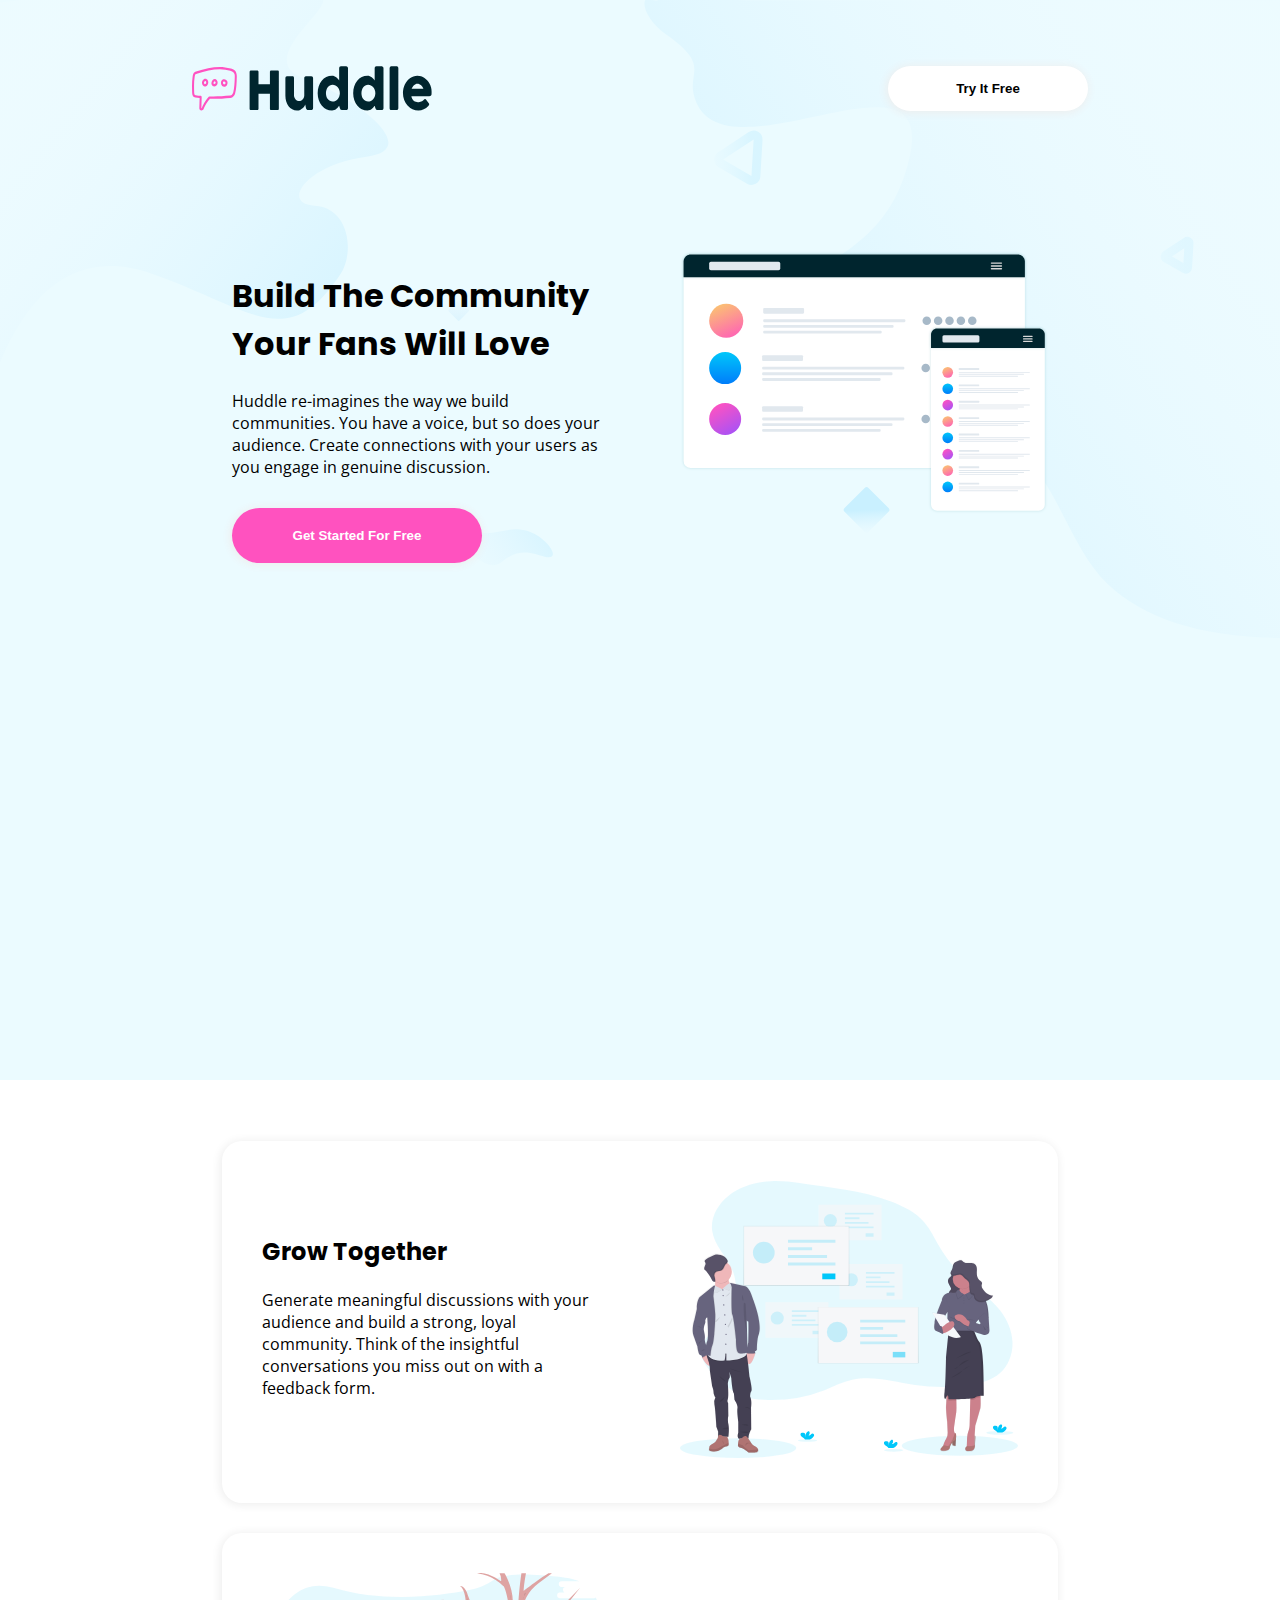
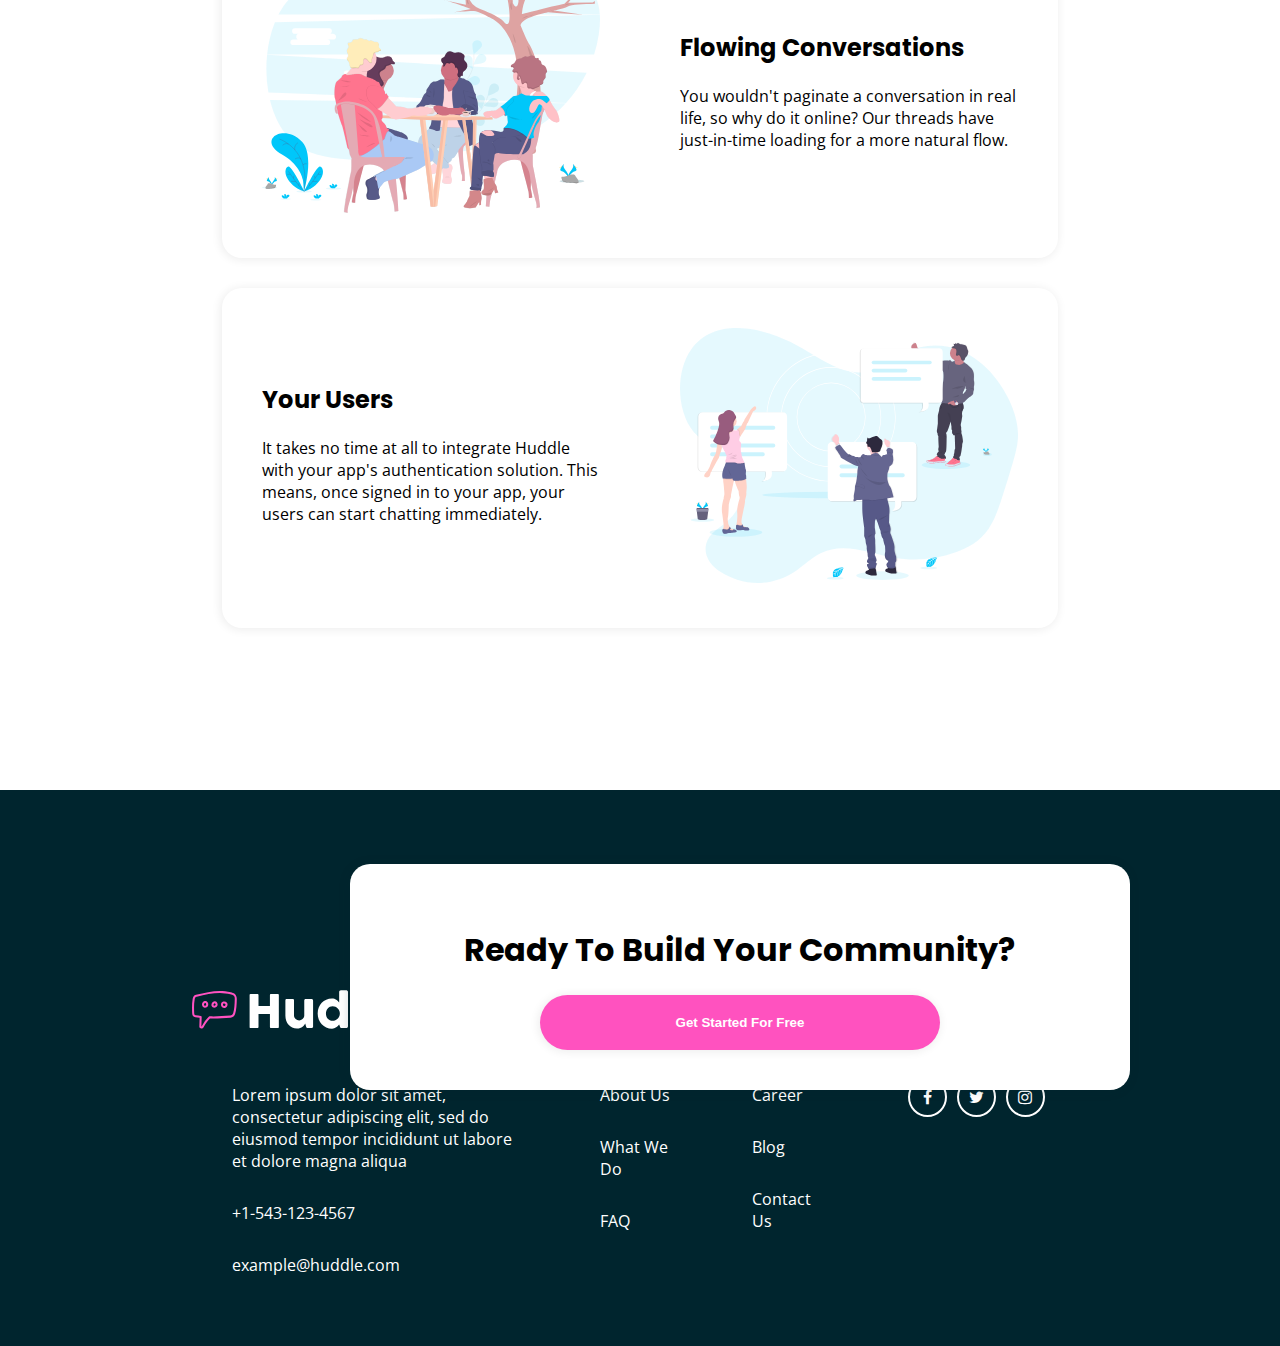
<file: 9.4. LandingPage huddle-landing-page-with-alternating-feature-blocks/index.html>
<!DOCTYPE html>
<html lang="en">


<head>
  <meta charset="UTF-8">
  <meta name="viewport" content="width=device-width, initial-scale=1.0"> <!-- displays site properly based on user's device -->
  <link rel="icon" type="image/png" sizes="32x32" href="./images/favicon-32x32.png">
  <link rel="stylesheet" type="text/css" href="./style.css" />
  <link rel="preconnect" href="https://fonts.gstatic.com">
  <link href="https://fonts.googleapis.com/css2?family=Poppins:wght@600&display=swap" rel="stylesheet">
  <link rel="preconnect" href="https://fonts.gstatic.com">
  <link href="https://fonts.googleapis.com/css2?family=Open+Sans:wght@400;700&display=swap" rel="stylesheet">
  <link rel="stylesheet" href="https://cdnjs.cloudflare.com/ajax/libs/font-awesome/4.7.0/css/font-awesome.min.css">
  <title>Frontend Mentor | Huddle landing page with alternating feature blocks</title>
</head>


<body>



  <div class="container">

    <img class="bgImg" src="./images/bg-hero-desktop.svg" />
    <div class="plainBgImg"></div>
    <div class="bgColor vh100"></div>

    <br/><br/><br/>
    <div class="navbar">
      <img class="logo" src="./images/logo.svg" />
      <button class="navBtn">Try It Free</button>
    </div>



    <div class="row vh100">
      <div class="col col-1">
        <h1>Build The Community Your Fans Will Love</h1>
        <p>Huddle re-imagines the way we build communities. You have a voice, but so does your audience. 
          Create connections with your users as you engage in genuine discussion.</p>
        <button class="landingBtn">Get Started For Free</button>
      </div>
      <div class="col col-1"><img class="landingImg" src="./images/illustration-mockups.svg" /></div>
    </div>



    <div class="card">
      <div class="col col-1">
        <h2>Grow Together</h2>
        <p>Generate meaningful discussions with your audience and build a strong, loyal community. 
          Think of the insightful conversations you miss out on with a feedback form. </p>
      </div>
      <div class="col col-1"><img class="mainImg" src="./images/illustration-grow-together.svg" /></div>
    </div>
      
    <div class="card">
      <div class="col col-1"><img class="mainImg" src="./images/illustration-flowing-conversation.svg" /></div>
      <div class="col col-1">
        <h2>Flowing Conversations</h2>
        <p>You wouldn't paginate a conversation in real life, so why do it online? Our threads 
          have just-in-time loading for a more natural flow.</p>
      </div>
    </div>

    <div class="card">
      <div class="col col-1">
        <h2>Your Users</h2>
        <p>It takes no time at all to integrate Huddle with your app's authentication solution. 
          This means, once signed in to your app, your users can start chatting immediately.</p>
      </div>
      <div class="col col-1"><img class="mainImg" src="./images/illustration-your-users.svg" /></div>
    </div>
    <br/><br/><br/><br/><br/><br/>



    <div class="footer-card">
      <h1>Ready To Build Your Community?</h1>
      <button class="footerBtn">Get Started For Free</button>
    </div>

  </div>



  <div class="footer">
    <div class="container">
      <img src="./images/logo-white.svg" class="footer-logo" />
      <div class="row">
        <div class="col col-4">
          <p>Lorem ipsum dolor sit amet, consectetur adipiscing elit, sed do eiusmod tempor 
            incididunt ut labore et dolore magna aliqua</p>
          <p>+1-543-123-4567</p>
          <p>example@huddle.com</p>
        </div>
        <div class="col col-1">
          <p>About Us</p>
          <p>What We Do</p>
          <p>FAQ</p>
        </div>
        <div class="col col-1">
          <p>Career</p>
          <p>Blog</p>
          <p>Contact Us</p>
        </div>
        <div class="col col-2 icons">
          <i class="fa fa-facebook"></i>
          <i class="fa fa-twitter"></i>
          <i class="fa fa-instagram"></i>
        </div>
      </div>
    </div>
  </div>






</body>
</html>
</file>
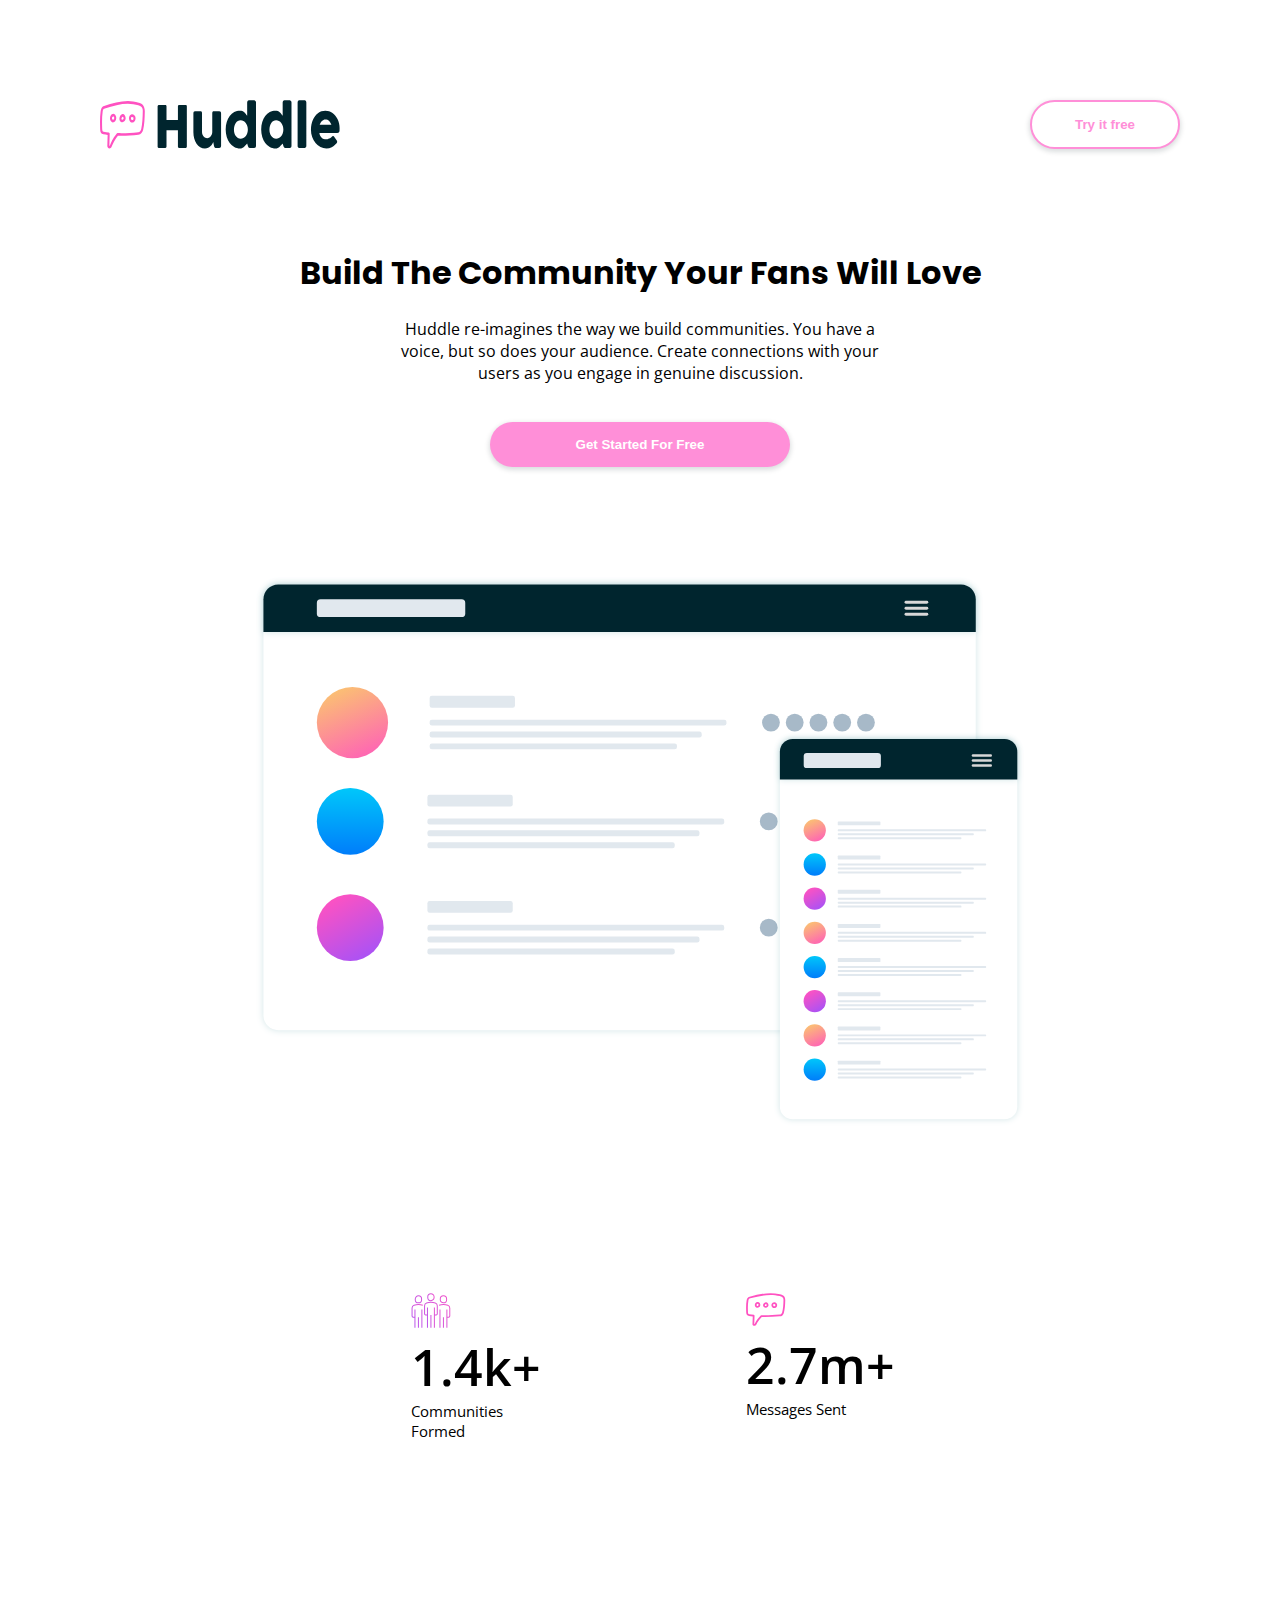
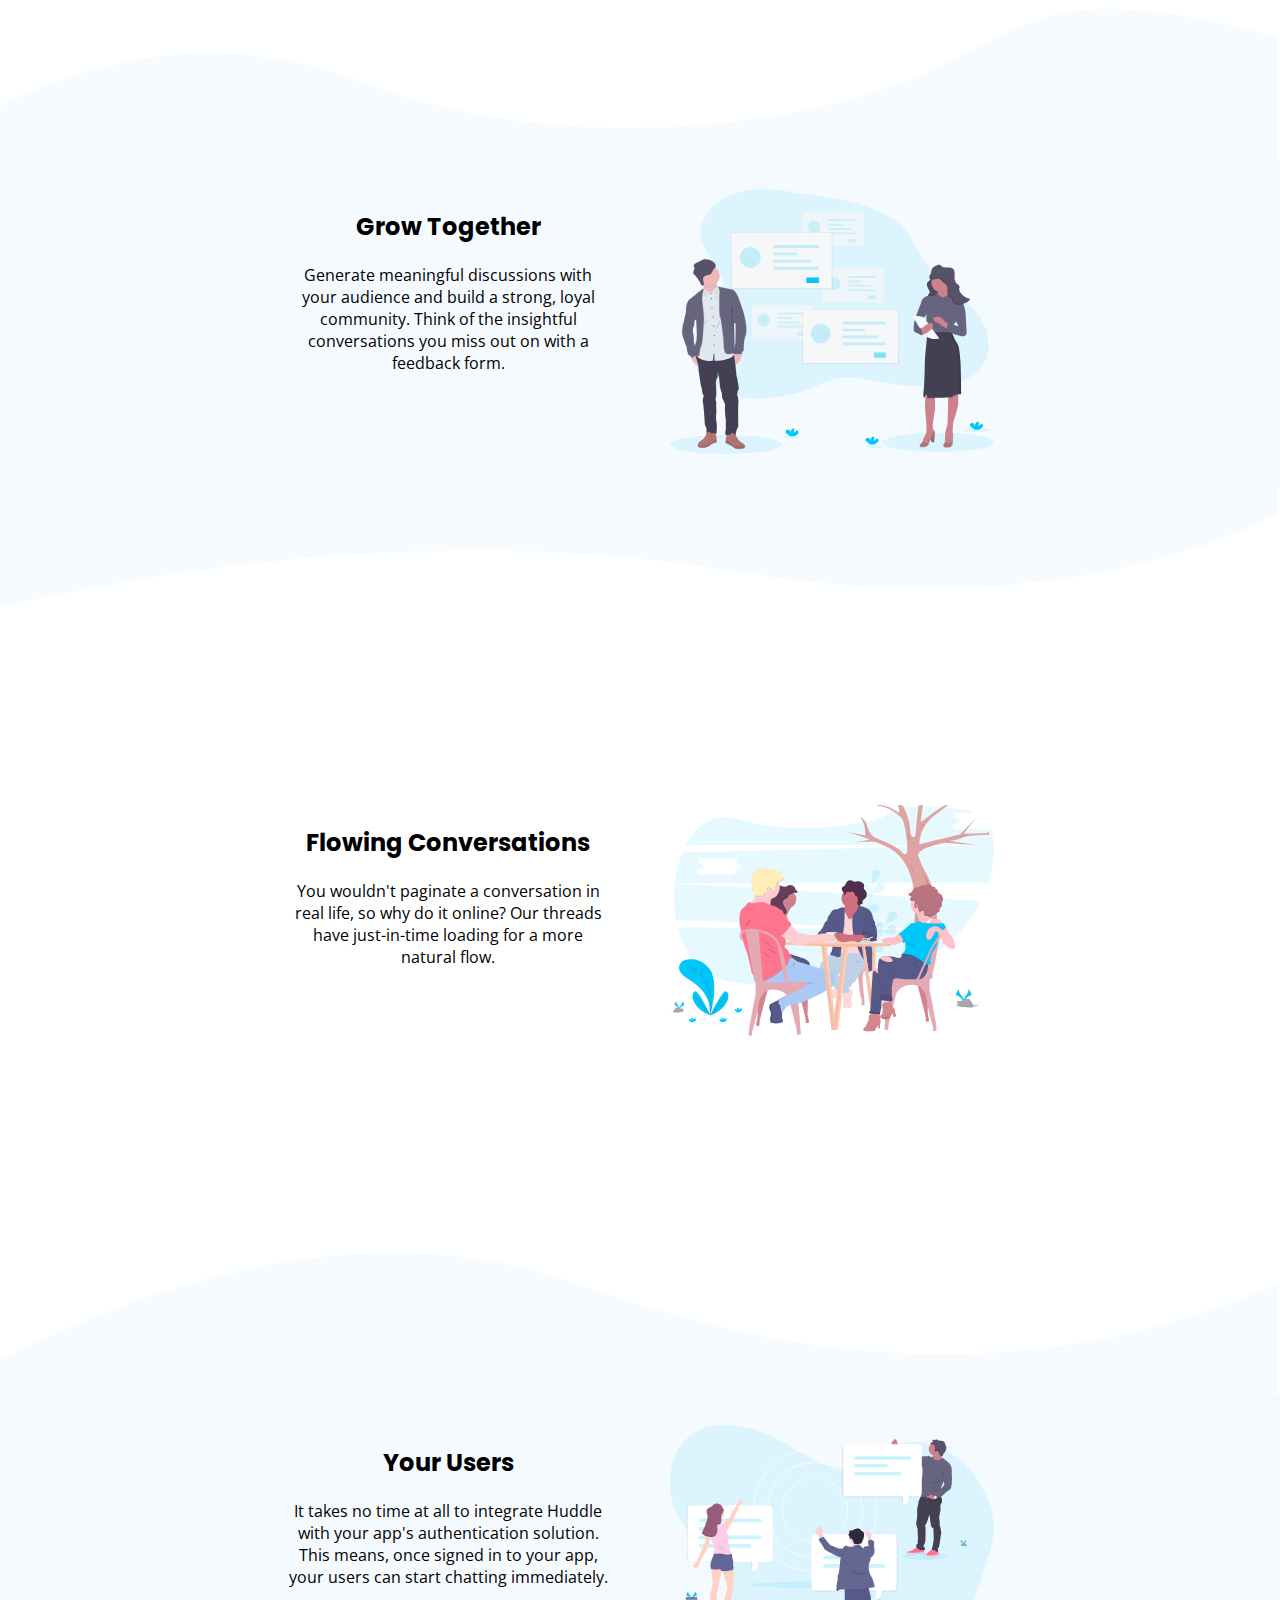
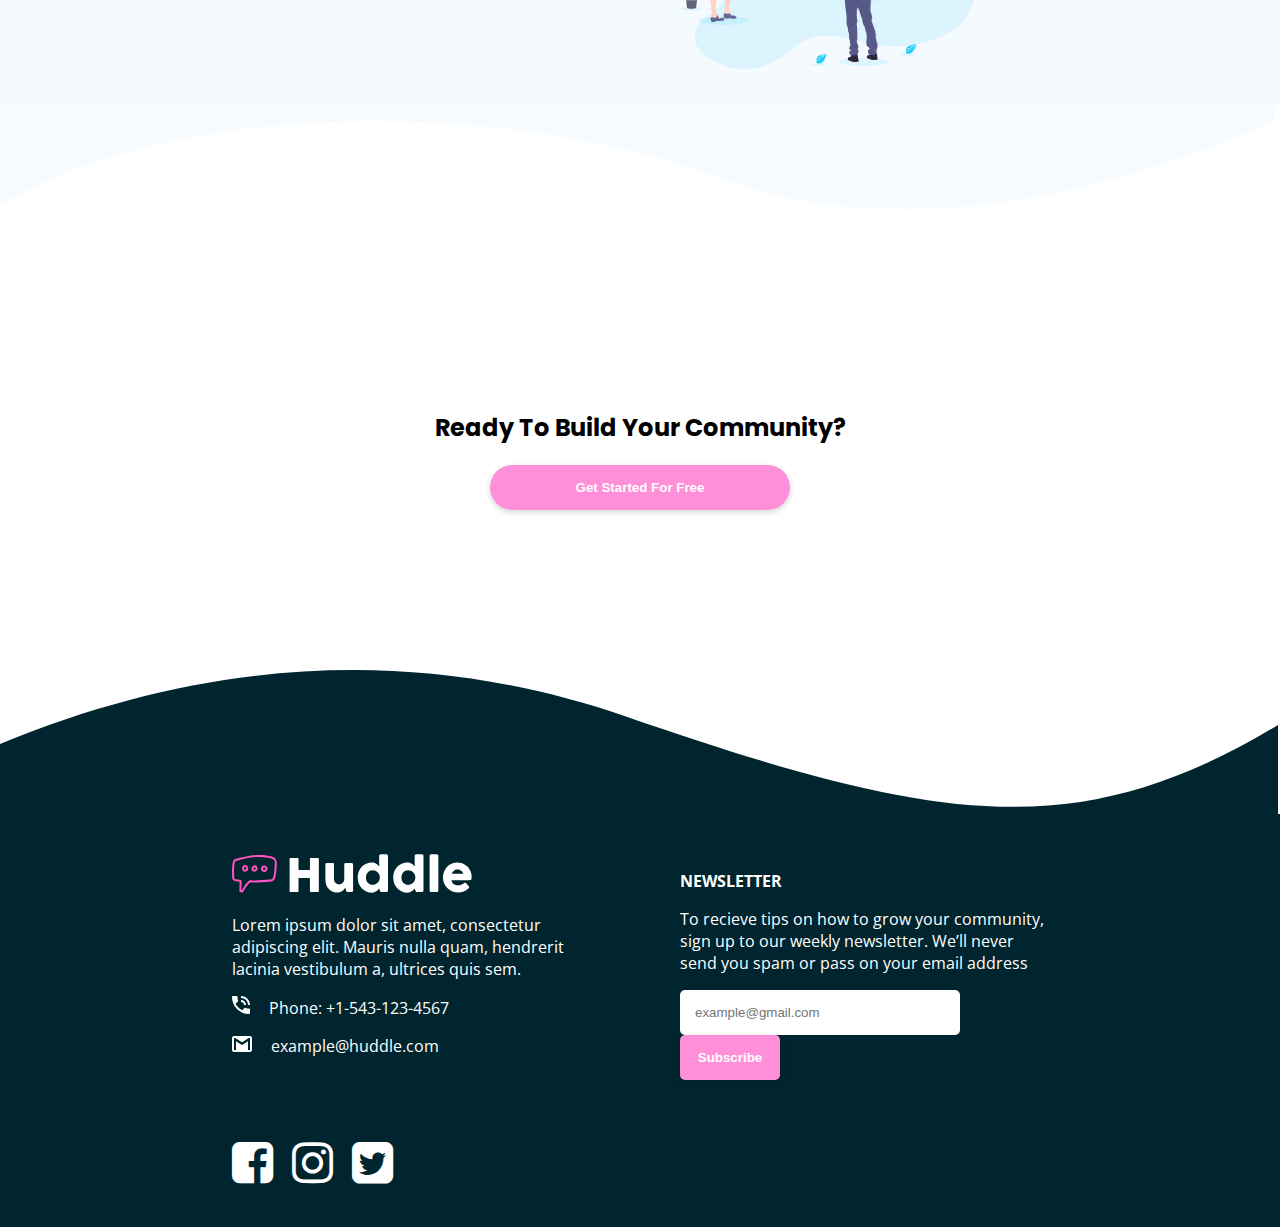
<file: 9.5. LandingPage huddle-landing-page-with-curved-sections/index.html>
<!DOCTYPE html>
<html lang="en">


<head>
  <meta charset="UTF-8">
  <meta name="viewport" content="width=device-width, initial-scale=1.0"> <!-- displays site properly based on user's device -->
  <link rel="icon" type="image/png" sizes="32x32" href="./images/favicon-32x32.png">
  <link href="./style.css" rel="stylesheet" type="text/css" />
  <link rel="stylesheet" href="https://cdnjs.cloudflare.com/ajax/libs/font-awesome/4.7.0/css/font-awesome.min.css">
  <link rel="preconnect" href="https://fonts.gstatic.com">
  <link href="https://fonts.googleapis.com/css2?family=Poppins:wght@700&display=swap" rel="stylesheet">
  <link rel="preconnect" href="https://fonts.gstatic.com">
  <link href="https://fonts.googleapis.com/css2?family=Open+Sans:wght@400;600;700&display=swap" rel="stylesheet">
  <title>Frontend Mentor | Huddle landing page with curved sections</title>
</head>


<body>


  <div class="navbar">
    <img src="./images/logo.svg" />
    <button class="navBtn">Try it free</button>
  </div>


  <div class="container-noFlex">
    <h1>Build The Community Your Fans Will Love</h1>
    <p>Huddle re-imagines the way we build communities. You have a <br/>
      voice, but so does your audience. Create connections with your <br/>
      users as you engage in genuine discussion. </p><br/>
    <button class="curveBtn">Get Started For Free</button><br/><br/><br/><br/><br/><br/>
    <img class="illustration" src="./images/screen-mockups.svg" />
  </div><br/><br/><br/><br/><br/><br/>


  <div class="container">
    <div class="row">
      <div class="col col-1 left-align-container">
        <img class="icon" src="./images/icon-communities.svg" />
        <p class="large">1.4k+</p>
        <p class="small">Communities Formed</p>
      </div>
      <div class="col col-1 left-align-container">
        <img class="icon" src="./images/icon-messages.svg" />
        <p class="large">2.7m+</p>
        <p class="small">Messages Sent</p>
      </div>
    </div>
  </div><br/><br/><br/><br/><br/><br/>


  <img class="bgImg bgImgTop" src="./images/bg-section-top-desktop-1.svg" />
  <div class="row bgBlue">
    <div class="container">
      <div class="col col-1">
        <h2>Grow Together</h2>
        <p>Generate meaningful discussions with your audience and build a strong, loyal community. 
          Think of the insightful conversations you miss out on with a feedback form. </p>
      </div>
      <div class="col col-1">
        <img class="illustration" src="./images/illustration-grow-together.svg" />
      </div>
    </div>
  </div>
  <img class="bgImg bgImgBottom" src="./images/bg-section-bottom-desktop-1.svg" />


  <br/><br/><br/><br/><br/><br/><br/><br/>
  <div class="row">
    <div class="container">
      <div class="col col-1">
        <h2>Flowing Conversations</h2>
        <p>You wouldn't paginate a conversation in real life, so why do it online? Our threads have 
          just-in-time loading for a more natural flow.</p>
      </div>
      <div class="col col-1">
        <img class="illustration" src="./images/illustration-flowing-conversation.svg" />
      </div>
    </div>
  </div>
  <br/><br/><br/><br/><br/><br/><br/><br/>


  <img class="bgImg bgImgTop" src="./images/bg-section-top-desktop-2.svg" />
  <div class="row bgBlue">
    <div class="container">
      <div class="col col-1">
        <h2>Your Users</h2>
        <p>It takes no time at all to integrate Huddle with your app's authentication solution. This means, 
          once signed in to your app, your users can start chatting immediately.</p>
      </div>
      <div class="col col-1">
        <img class="illustration" src="./images/illustration-your-users.svg" />
      </div>
    </div>
  </div>
  <img class="bgImg bgImgBottom" src="./images/bg-section-bottom-desktop-2.svg" />


  <br/><br/><br/><br/><br/><br/><br/><br/>
  <h2>Ready To Build Your Community?</h2>
  <button class="curveBtn">Get Started For Free</button>
  <br/><br/><br/><br/><br/><br/><br/><br/>



  <img class="bgImg bgImgTop" src="./images/bg-footer-top-desktop.svg" />
  <div class="footer bgDark">
    <div class="row">
      <div class="container-70">
        <div class="col col-1">
          <img src="./images/logo-white.svg" />
          <p>Lorem ipsum dolor sit amet, consectetur adipiscing elit. Mauris nulla quam, hendrerit lacinia 
            vestibulum a, ultrices quis sem.</p>
          <p><img class="icon-right" src="./images/icon-phone.svg" /> Phone: +1-543-123-4567</p>
          <p><img class="icon-right" src="./images/icon-email.svg" /> example@huddle.com</p>
          <br/><br/><br/>
          <div class="icons">
            <f class="fa fa-3x fa-facebook-square"></f>
            <f class="fa fa-3x fa-instagram"></f>
            <f class="fa fa-3x fa-twitter-square"></f>
          </div>
        </div>
        <div class="col col-1">
          <p><strong>NEWSLETTER</strong></p>
          <p>To recieve tips on how to grow your community, sign up to our weekly newsletter. We’ll never 
            send you spam or pass on your email address</p>
          <input type="email" name="email" placeholder="example@gmail.com" />
          <button class="footerBtn">Subscribe</button>
        </div>
      </div>
    </div>
  </div>

</body>
</html>
</file>
<file: style.css>
body {
    font-family: "Open Sans", sans-serif;
    text-align: center;
}

.heading {
    margin: 4rem 0 2rem 0;
}

.proj {
    width: 100%;
    border: 1px dashed #ccc;
    border-radius: 10px;
    margin: 1rem;
    transition: transform 0.3s; 
    cursor: pointer;
}

.proj-bg {
    width: 100%;
    border: 1px dashed #ccc;
    border-radius: 10px;
    padding: 0.5rem;
    transition: transform 0.3s;
    background-color: #fff;
}

.proj:hover .proj-bg {
    transform: translate(-10px,-10px); 
}


.proj-img {
    width: 100%;
    height: 10rem;
    object-fit: cover;
}

.proj-desc {
    font-size: 1rem;
    text-decoration: none !important;
    color: #333;
}
</file>
<file: 1. SalePrice/style.css>
body {
    background-color: #E6EFF6;
    display: flex;
    flex-direction: column;
    height: 100vh;
    justify-content: center;
    align-items: center;
    font-family: Arial, Helvetica, sans-serif;
}

.card {
    width: 60%;
    box-shadow: -3px 3px 10px 2px #ddd;
    border-radius: 10px;
}

.row1 {
    background-color: #fff;
    padding: 20px;
    padding-left: 80px;
    border-radius: 10px 10px 0px 0px;
}

.row1 h1 {
    color: #32B0AB;
}

.row1 h2 {
    color: #C1E030;
}

.row1 p {
    color: #bbb;
}

.row2 {
    display: flex;
    flex-direction: row;
    color: rgb(218, 252, 252);
}

.col1 {
    flex: 1;
    background-color: #32B0AB;
    padding: 20px;
    border-radius: 0px 0px 0px 10px;
    padding-left: 80px;
}

.col2 {
    flex: 1;
    background-color: #6DCBCF;
    padding: 20px;
    border-radius: 0px 0px 10px 0px;
    padding-left: 80px;
}

.col1 h2 {    
    line-height: 2em;
}

.col2 h2 {
    line-height: 2em;
}

.col2 p {
    line-height: 1em;
}

strong {
    font-size: 48px;
}

button {
    background-color: #C1E030;
    color: #fff;
    font-weight: 550;
    border: 1px solid #98D65D;
    box-shadow: -3px 3px 10px 1px #32AF8A;
    padding: 10px;
    width: 70%;
}
</file>
<file: 2. profile-card-component/style.css>
body {
    font-family: Arial, Helvetica, sans-serif;
    background-color: hsl(185, 75%, 39%);
    height: 100%;
    width: 100%;
    display: flex;
    justify-content: center;
    text-align: center;
    line-height: 0.5em;
}

.bg_svg1 {
    position: fixed;
    top: -150px;
    left: 0px;
    z-index: -1;
    width: 500px;
    height: 500px;
    background: url(./images/bg-pattern-top.svg);
    background-size: 500px 500px;    
}

.bg_svg2 {
    position: fixed;
    bottom: -150px;
    right: 0px;
    z-index: -1;
    width: 500px;
    height: 500px;
    background: url(./images/bg-pattern-bottom.svg);
    background-size: 500px 500px;    
}

.card {
    display: flex;
    flex-direction: column;
    background-color: #fff;
    width: 400px;
    border-radius: 20px;
    box-shadow: 0px 0px 10px -5px hsl(227, 10%, 46%);
}

.avatar {
    max-width: 100px;
    max-height: 100px;
    border-radius: 50%;
    border: 5px solid #fff;
    position: relative;
    top: -12%;
    left: 37%;
}

.bgimg img {
    width: 100%;
    height: 150px;
    border-radius: 20px 20px 0 0;
}

.name {
    position: relative;
    top: -10%;
}

strong {
    font-size: 25px;
    color: black;
}

.f-big {
    font-size: 25px;
    color: #aaa;
}

.f-small {
    font-size: medium;
    color: #aaa;
}

.sub {
    font-size: x-small;
    color: #aaa;
}

hr {
    background-color: #ddd;
    height: 1px;
    width: 100%;
    border: 0px;
}

.infos {
    display: flex;
    position: relative;
    top: -5%;
}

.info {
    flex: 1;
}
</file>
<file: 3. huddle-landing-page/style.css>
body {
    background-color: hsl(257, 40%, 49%);
    color: #fff;
    font-family: 'Poppins', sans-serif;
}

.bgimg {
    position: absolute;
    z-index: -1;
}

.container {
    display: flex;
    flex-direction: column;
    height: 100vh;
    width: 80%;
    margin: 0px auto;
    justify-content: center;
}

.main {
    display: flex;
    flex-direction: row;
}

.img {
    flex: 1 1 25%;
}

.content {
    flex: 1;
}

button {
    padding: 15px;
    background-color: #fff;
    border: 1px solid hsl(257, 40%, 49%);
    color: hsl(257, 40%, 49%);
    border-radius: 30px;
    width: 200px;
    box-shadow: -2px 2px 10px 10px #33333322;
    font-size: 16px;
    font-weight: 500;
}

button:active, button:hover {
    outline: none;
    background-color: hsl(300, 69%, 71%);
    color: #fff;
    font-weight: 600;
    box-shadow: -1px 1px 10px 10px #33333333;
}

.footer {
    text-align: right;
}

.circle {
    border: 2px solid #fff;
    border-width: 15px;
    padding: 15px;
    border-radius: 50%;
    margin: 5px;
}

.circle:hover{
    border: 2px solid hsl(300, 69%, 71%);
}


i:hover {
    color: hsl(300, 69%, 71%);
}
</file>
<file: 4. four-card-feature-section/style.css>
body {
    background-color: hsl(0, 0%, 98%);
    text-align: center;
    font-family: 'Poppins', sans-serif;
    font-size: 15px;
    color: hsl(234, 12%, 34%);
}

.large {
    font-size: 36px;
    font-weight: lighter;
}

.heading {
    font-size: 36px;
    font-weight: bold;
    line-height: 0.1em;
}

.container {
    width: 80%;
    margin: 0px auto;
}

.cards {
    display: flex;
    flex-direction: row;
    align-items: center;
    justify-content: center;
    text-align: left;
}

.col {
    flex: 1;
}

.card {
    box-shadow: -2px 6px 53px -14px rgba(0,0,0,0.2);
    margin: 15px;
    margin-bottom: 30px;
    padding: 30px;
    height: 225px;
    border-radius: 5px;
}

.card h2 {
    line-height: 0.5em;
    color: hsl(234, 12%, 34%);
}

.card p {
    color: hsl(229, 6%, 66%);
    width: 90%;
}

.card img {
    position: relative;
    right: -75%;
    bottom: -10%;
}

.card1 {
    border-top: 3px solid hsl(180, 62%, 55%);
}

.card2 {
    border-top: 3px solid hsl(0, 78%, 62%);
}

.card3 {
    border-top: 3px solid hsl(34, 97%, 64%);
}

.card4 {
    border-top: 3px solid hsl(212, 86%, 64%);
}
</file>
<file: 5. social-proof-section/style.css>
body {
    font-family: 'Spartan', sans-serif;
    font-size: 15px;
}

.bgimg {
    position: absolute;
}

.top {
    top: 0px;
    left: 0px;
}

.bottom {
    bottom: 0px;
    right: 0px;
}

.container {
    width: 90%;
    margin: 10% auto;
    display: flex;
    flex-direction: column;
}

.row {
    display: flex;
    flex-direction: row;
    margin-bottom: 40px;
}

.col {
    flex: 1;
    margin: 30px;
}

.card-col {
    flex: 1;
    margin: 30px;
}

h1 {
    margin: 0px;
    color: hsl(300, 43%, 22%);
}

.sub-info {
    color: hsl(303, 10%, 53%);
}

.rating-box {
    background-color: hsl(300, 24%, 96%);
    padding: 20px;
    width: 350px;
    border-radius: 10px;
    margin: 10px;
    font-weight: 600;
    color: hsl(300, 43%, 22%);
}

.rating-box:nth-child(1) {
    position: static;
}

.rating-box:nth-child(2) {
    position: relative;
    left: 50px;
}

.rating-box:nth-child(3) {
    position: relative;
    left: 100px;
}

.card {
    background-color: hsl(300, 43%, 22%);
    padding: 30px;
    width: 90%;
    border-radius: 10px;
}

.card-col:nth-child(1) {
    position: static;
}

.card-col:nth-child(2) {
    position: relative;
    top: 25px;
}

.card-col:nth-child(3) {
    position: relative;
    top: 50px;
}

.avatar {
    float: left;
    margin-right: 25px;
    border-radius: 50%;
    width: 70px;
}

.name {
    color: #fff;
    font-weight: bold;
}

.who {
    color: hsl(333, 80%, 67%);
}

.comment {
    color: #fff;
    line-height: 1.5em;
}
</file>
<file: 6. fylo-data-storage-component/style.css>
body {
    background-color: hsl(229, 57%, 11%);
    color: hsl(243, 100%, 93%);
    font-family: 'Raleway', sans-serif;
    font-size: 14px;
}

.bgimg {
    position: absolute;
    z-index: -1;
    bottom: 0px;
    left: 0px;
    width: 100%;
}

.container {
    width: 60%;
    height: 400px;
    margin: 0px auto;
    display: flex;
    align-items: flex-end;
}

.col {
    background-color: hsl(228, 56%, 26%);
    margin-left: 30px;
    padding: 30px;
    box-shadow: -1px 1px 30px 3px hsl(229, 57%, 11%);
}

.left {
    flex: 3;
    height: 130px;
    border-radius: 10px 80px 10px 10px;
}

.right {
    flex: 5;
    border-radius: 10px;
    padding-top: 15px;
    padding-bottom: 15px;
}

.icons {
    display: flex;
    margin-top: 20px;
}

.icon {
    background-color: hsl(229, 57%, 11%);
    margin: 6px;
    padding-top: 10px;
    padding-bottom: 5px;
    padding-left: 10px;
    padding-right: 10px;
    border-radius: 5px;
    text-align: center;
}

.slider {
    width: 100%;
    -webkit-appearance: none;
    outline: none;
    border-radius: 10px;
    height: 20px;
    background-image: -webkit-linear-gradient(left, hsl(6, 100%, 80%), hsl(335, 100%, 65%));
}

.slider::-webkit-slider-thumb {
    -webkit-appearance: none;
    cursor: pointer;
    width: 16px;
    height: 16px;
    border-radius: 50%;
    background-color: #fff;
}

.range {
    display: flex;
    justify-content: space-between;
}

.range .left-align {
    flex: 1;
}

.range .right-align {
    flex: 1;
    text-align: right;
}
</file>
<file: 7. testimonials-grid-section/style.css>
body {
    background-color: hsl(210, 46%, 95%);
    font-family: 'Barlow Semi Condensed', sans-serif;
}

.quoteImg {
    position: absolute;
    height: 125px;
    z-index: -1;
    left: 500px;
    top: 100px;
}

.container {
    width: 80%;
    margin: 100px auto;
    display: grid;
    grid-template-columns: 1fr 1fr 1fr 1fr;
    column-gap: 25px;
    row-gap: 25px;
}

p {
    color: hsl(0, 0%, 70%);
}

h2 {
    color: #fff;
}

.item {
    padding: 30px;
    border-radius: 10px;
    box-shadow: -1px 1px 20px 1px hsla(217, 19%, 35%, 0.205);
}

.item1 {
    background-color: hsl(263, 55%, 52%);
    grid-column: span 2;
    z-index: 1;
}

.item2{
    background-color: hsl(217, 19%, 35%);
}

.item3{
    background-color: #fff;
    grid-row: span 2;
}

.item3 h2 {
    color: hsl(217, 19%, 35%);
}

.item3 .name {
    color: hsl(217, 19%, 35%);
}

.item4{
    background-color: #fff;
}

.item4 h2 {
    color: hsl(217, 19%, 35%);
}

.item4 .name {
    color: hsl(217, 19%, 35%);
}

.item5{
    background-color: hsl(217, 19%, 35%);
    grid-column: span 2;
}


.avatar {
    border-radius: 50%;
    float: left;
    margin-right: 20px;
}

.name {
    color: #fff;
    margin: 2px;
    font-size: 20px;
}

.designation {
    color: hsl(0, 0%, 70%);
    margin: 5px;
    font-size: 15px;
}
</file>
<file: 8. my-team-page/style.css>
body {
    font-family: 'Montserrat', sans-serif;
}

.main_container {
    width: 60%;
    margin: 50px auto;
}

.container {
    display: flex;
}

.col {
    flex: 1;
    margin: 60px;
}

.col2 {
    margin-top: 200px;
}

img {
    width: 100%;
}

.name {
    font-weight: 600;
    margin: 0px;
}

.designation {
    position: relative;
    top: -215px;
    right: -105px;
    transform: rotateZ(90deg);
}
</file>
<file: 9.1. LandingPage clipboard-landing-page/style.css>
body{
    text-align: center;
    font-family: 'Bai Jamjuree', sans-serif;
    font-size: 18px;
    margin: 0px;
    color: hsl(201, 11%, 66%);
}

.bgimg {
    position: absolute;
    right: 0px;
    width: 100%;
}

.container {
    width: 75%;
    margin: 0px auto;
}

.row {
    display: flex;
}

.row.logos {
    justify-content: space-between;
}

.col {
    flex: 1;
}

.col.left {
    flex: 3;
}

.col.right {
    text-align: left;
    flex: 1;
    margin-left: -200px;
}

.desktopImg {
    width: 1000px;
    position: relative;
    left: -250px;
}

h1, h2, h3 {
    color: hsl(210, 10%, 33%);
}

h3 {
    line-height: 0.75em;
}

button {
    padding: 15px;
    border-radius: 30px;
    width: 200px;
    border: 1px solid #eee;
    color: #fff;
    font-weight: 600;
    margin: 5px;
    box-shadow: 0px 8px 15px rgba(0, 0, 0, 0.1);;
}

.buttons .left {
    background-color: hsl(171, 66%, 44%);
}

.buttons .left:hover {
    background-color: hsl(170, 41%, 61%);
}

.buttons .right {
    background-color: hsl(233, 100%, 69%);
}

.buttons .right:hover {
    background-color: hsl(234, 92%, 74%);
}

.footer {
    background-color: #eee;
    height: 175px;
    display: flex;
    flex-direction: column;
    justify-content: center;
    color: hsl(210, 10%, 33%);
}

.footer-container {
    display: flex;
    flex-direction: row;
    justify-content: center;
    align-items: center;
    margin: 0px auto;
    width: 75%;
}

.col.icons {
    align-self: flex-end;
}

.fa {
    margin: 5px;
}
</file>
<file: 9.2. LandingPage fylo-landing-page-with-two-column-layout/style.css>
body {
    font-family: 'Open Sans', sans-serif;
    margin: 0px;
    font-size: 16px;
}




/* ############ */
/* ## NAVBAR ## */
/* ############ */

.navbar {
    font-family: 'Raleway', sans-serif;
    font-weight: 600;
    display: flex;
    justify-content: space-between;
}

.logo {
    padding: 30px;
}

ul {
    display: flex;
    list-style-type: none;
}

li {
    padding: 30px;
    margin-left: 5px;
}





/* ############ */
/* ## COMMON ## */
/* ############ */

.container {
    width: 100%;
}

.subcontainer {
    width: 80%;
    margin: 0px auto;
    display: flex;
}

.row {
    display: flex;
}

.vh100 {
    height: 100vh;
}

.bgimg {
    z-index: -1;
    width: 100%;
}

.bgGray {
    position: relative;
    top: -5px;
    background-color: hsl(240, 75%, 98%);
}

.bgBlue {
    background-color: hsl(238, 22%, 44%);
    color: #fff;
}

.bgDark {
    background-color: hsl(243, 87%, 12%);
    color: #fff;
}

.col {
    flex: 1;
    margin: 50px;
}

.col-lg {
    flex: 2;
    margin: 50px;
}

h1, h2 {
    font-family: 'Raleway', sans-serif;
    line-height: 1.5em;
}

input.first {
    padding: 10px;
    width: 250px;
}

input.second {
    padding: 10px;
    width: 400px;
    margin: 10px;
}

button {
    padding: 10px;
    background-color: hsl(224, 93%, 58%);
    border: 0px;
    border-radius: 2px;
    margin-left: 5px;
    color: #fff;
    font-weight: 600;
    box-shadow: 0px 15px 20px hsla(243, 87%, 12%, 0.068);
}

button:hover {
    background-color: hsl(224, 100%, 70%);
    cursor: pointer;
}

button.first {
    width: 150px;
}

button.second {
    width: 200px;
    margin: 10px;
}

a {
    color: hsl(170, 45%, 43%);
    text-decoration: none;
    border-bottom: 2px solid hsl(170, 45%, 43%);
    padding: 2px;
}

i {
    border: 2px solid #fff;
    padding: 10px;
    border-radius: 50%;
    margin: 2px;
    width: 15px;
}

i:hover {
    color: hsl(224, 93%, 58%);
    border: 2px solid hsl(224, 93%, 58%);    
}

.icons {
    text-align: center;
}





/* ########## */
/* ## CARD ## */
/* ########## */

.card {
    width: 300px;
    background-color: #fff;
    font-size: 12px;
    padding: 30px;
    border-radius: 5px;
    box-shadow: 0px 15px 20px hsla(243, 87%, 12%, 0.068);
}

.avatar {
    height: 40px;
    border-radius: 50%;
    float: left;
    margin-right: 15px;
}

p.name {
    line-height: 0.5em;
    font-weight: 600;
}

p.designation {
    line-height: 0.75em;
}








.arrow {
    margin-left: 5px;
}

.phone, .mail {
    margin-right: 20px;
}

.illustration {
    width: 100%;
}

.logo-end {
    width: 200px;
    height: 60px;
}
</file>
<file: 9.3. LandingPage fylo-dark-theme-landing-page/style.css>
body {
    font-family: 'Open Sans', sans-serif;
    background-color: hsl(217, 28%, 15%);
    color: #fff;
    font-size: 14px;
    text-align: center;
    margin: 0px;
}

h1, h2 {
    font-family: 'Raleway', sans-serif;
}

button {
    padding: 10px;
    width: 200px;
    border: 0px;
    border-radius: 20px;
    background-color: hsl(198, 60%, 50%);
    font-weight: 600;
    color: #fff;
}

button:hover {
    background-color: hsl(198, 57%, 63%);
    cursor: pointer;
}

input {
    padding: 10px;
    width: 405px;
    border: 0px;
    border-radius: 20px;
}

a {
    color: hsl(176, 68%, 64%);
    text-decoration: none;
    border-bottom: 2px solid hsl(176, 68%, 64%);
    padding: 5px;
}





/* ################ */
/* ## NAVIGATION ## */
/* ################ */

.navbar {
    display: flex;
    justify-content: space-between;
}

.logo {
    padding: 10px;
    margin: 15px;
}

ul {
    list-style-type: none;
    display: flex;
}

li {
    padding: 10px;
    margin: 15px;
}






/* ############### */
/* ## BG-COLORS ## */
/* ############### */

.introBg {
    background-color: hsl(217, 28%, 15%);
}

.imgBg {
    position: absolute;
    z-index: -1;
    left: 0px;
    width: 100%;
}

.mainBg {
    background-color: hsl(218, 28%, 13%);
}

.footerBg {
    background-color: hsl(216, 53%, 9%);
}







/* ############ */
/* ## LAYOUT ## */
/* ############ */

.subcontainer-60 {
    width: 60%;
    margin: 0px auto;
    display: flex;
}

.subcontainer-70 {
    width: 70%;
    margin: 0px auto;
    display: flex;
}

.vh100 {
    height: 100vh;
}

.row {
    display: flex;
}

.col {
    flex: 1;
    margin: 30px;
    padding: 10px;
}

.col-1 {
    flex: 1;
    margin: 10px;
}

.col-4 {
    flex: 3;
    margin: 10px;
    margin-right: 40px;
}

.col-3 {
    flex: 2;
    margin: 10px;
}

.left-align {
    text-align: left;
}

.forms {
    display: flex;
    justify-content: space-between;    
}

.marginTop {
    padding-top: 200px;
}

.marginBottom {    
    padding-bottom: 300px;
}





/* ########### */
/* ## CARDS ## */
/* ########### */

.col-card {
    flex: 1;
    padding: 10px;
}

.card {
    background-color: hsl(219, 30%, 18%);
    padding: 20px;
    text-align: left;
    border-radius: 10px;
    box-shadow: 0px 15px 20px hsla(217, 27%, 13%, 0.425);
}

.card img {
    width: 50px;
    height: auto;
    border-radius: 50%;
    float: left;
    margin-right: 20px;
}

.name, .designation {
    line-height: 0.75em;
    font-size: 12px;
}

.name {
    font-weight: 600;
}

.big-card {
    background-color: hsl(219, 30%, 18%);
    width: 650px;
    padding: 30px;
    padding-left: 40px;
    padding-right: 40px;
    margin: 0px auto;
    border-radius: 10px;
    box-shadow: 0px 15px 20px hsla(217, 27%, 13%, 0.562);
    position: absolute;
    left: 400px;
    bottom: -2600px;
}





/* ############ */
/* ## FOOTER ## */
/* ############ */

.footer {
    text-align: left;
}





/* ############ */
/* ## IMAGES ## */
/* ############ */

.centreImg {
    display: block;
    margin: 20px auto;
}

.illustration {
    width: 100%;
}

.arrow {
    margin-left: 5px;
}

.icons {
    text-align: center;
}

.fa {
    border: 2px solid #fff;
    border-radius: 50%;
    padding: 5px;
    width: 15px;
    height: auto;
    margin: 2px;
    margin-top: 10px;
}

.fa:hover {
    color: hsl(176, 68%, 64%);
    border-color: hsl(176, 68%, 64%);
    cursor: pointer;
}
</file>
<file: 9.4. LandingPage huddle-landing-page-with-alternating-feature-blocks/style.css>
body {
    font-family: 'Open Sans', sans-serif;
    margin: 0px;
    /* background-image: url(./images/bg-hero-desktop.svg);
    background-repeat: no-repeat;
    background-position: 100% auto; */
}

.bgImg {
    position: absolute;
    left: 0px;
    width: 100%;
    z-index: -1;
}

.plainBgImg {
    position: absolute;
    left: 0;
    width: 100%;
    height: 120vh;
    background-color: hsl(193, 100%, 96%);
    z-index: -2;
}

h1, h2, h3 {
    font-family: 'Poppins', sans-serif;
}

p {
    margin-top: 10px;
    margin-bottom: 30px;
}







/* ############## */
/* ### LAYOUT ### */
/* ############## */

.container {
    width: 70%;
    margin: 0px auto;
}

.bgColor {
    position: absolute;
    background-color: hsl(193, 100%, 96%);
}

.row {
    display: flex;
}

.card {
    display: flex;
    align-items: center;
    box-shadow: -1px 1px 10px 1px #eee;
    border-radius: 20px;
    margin: 30px;
}

.col {
    padding: 30px;
    margin: 10px;
    /* background-color: aquamarine; */
}

.col-1 {
    flex: 1;
}

.col-2 {
    flex: 2;
}

.col-4 {
    flex: 4;
}

.vh100 {
    height: 100vh;
}

.footer {
    background-color: hsl(192, 100%, 9%);
    color: #fff;
    padding-top: 200px;
}






/* ############## */
/* ### NAVBAR ### */
/* ############## */

.navbar {
    display: flex;
    justify-content: space-between;
    margin-bottom: 100px;
}

.icons {
    text-align: center;
}

.fa {
    border: 2px solid #fff;
    padding: 10px;
    width: 15px;
    margin: 3px;
    border-radius: 50%;
}

.fa:hover {
    color: hsl(322, 100%, 66%);
    border-color: hsl(322, 100%, 66%);
    cursor: pointer;
}

.footer-card {
    box-shadow: -1px 1px 10px 1px hsla(192, 100%, 9%, 0.158);
    background-color: #fff;
    border-radius: 20px;
    margin: 30px auto;
    padding: 40px;
    width: 700px;
    text-align: center;
    position: absolute;
    bottom: -1820px;
    left: 350px;
}







/* ############## */
/* ### BUTTON ### */
/* ############## */

button {
    width: 200px;
    border: 0px;
    padding: 15px;
    border-radius: 30px;
    box-shadow: -1px 1px 10px 1px #eee;
    background-color: #fff;
    font-weight: 600;
}

button:hover {
    box-shadow: -2px 2px 15px 2px #ddd;
    cursor: pointer;
}

.landingBtn {
    padding: 20px;
    border-radius: 40px;
    background-color: hsl(322, 100%, 66%);
    color: #fff;
    width: 250px;
}

.footerBtn {
    padding: 20px;
    border-radius: 40px;
    background-color: hsl(322, 100%, 66%);
    color: #fff;
    width: 400px;
}

.landingBtn:hover, .footerBtn:hover {
    background-color: hsl(322, 100%, 77%);
}












/* ############## */
/* ### IMGAGE ### */
/* ############## */

.landingImg {
    width: 100%;
}

.mainImg {
    width: 100%;
}
</file>
<file: 9.5. LandingPage huddle-landing-page-with-curved-sections/style.css>
body {
    font-family: 'Open Sans', sans-serif;
    text-align: center;
    margin: 0px;
    overflow-x: hidden;
}

h1, h2, .navbar {
    font-family: 'Poppins', sans-serif;
}





/* ### NAVBAR ### */

.navbar {
    display: flex;
    justify-content: space-between;
    margin: 100px;
}






/* ### LAYOUT ### */
.container-noFlex {
    width: 60%;
    margin: 0px auto;
}

.container {
    width: 60%;
    margin: 0px auto;
    display: flex;
}

.container-70 {
    width: 70%;
    margin: 0px auto;
    display: flex;
}

.container-70 .col {
    margin: 40px;
}

.row {
    display: flex;
}

.col {
    margin: 30px;
    flex: 1;
}

.left-align-container {
    text-align: left;
    padding-left: 125px;
}

.footer {
    color: #fff;
    text-align: left;
}





/* ### COMMON ### */

button {
    padding: 15px;
    border-radius: 30px;
    border: 0px;
    font-weight: 600;
    box-shadow: 0px 2px 5px 1px hsla(192, 95%, 7%, 0.144);
}

button:hover {
    cursor: pointer;
    color: #fff;
    background-color: hsl(321, 87%, 85%);
}

.footerBtn {
    width: 100px;
    color: #fff;
    border-radius: 5px;
    background-color: hsl(321, 100%, 78%);
}

.curveBtn {
    width: 300px;
    color: #fff;
    background-color: hsl(321, 100%, 78%);
}

.navBtn {
    width: 150px;
    color: hsl(321, 100%, 78%);
    border: 2px solid hsl(321, 100%, 78%);
    background-color: #fff;
}

input {
    border-radius: 5px;
    padding: 15px;
    width: 250px;
    margin-right: 15px;
    border: 0px;
}

.illustration {
    width: 100%;
}

.large {
    font-size: 50px;
    font-weight: 600;
    margin: 0;
}

.small {
    font-size: 15px;
    margin: 0;
}

.icon {
    width: 40px;
}

.icon-right {
    margin-right: 15px;
}

.fa {
    margin-right: 15px;
}

.fa:hover {
    color: hsl(321, 100%, 78%);
    cursor: pointer;
}





/* ### BGIMGS ### */

.bgImg {
    position: relative;
    left: -40px;
    width: 103%;
    height: auto;
}

.bgImgTop {
    bottom: -6px;
}

.bgImgBottom {
    top: 0px;
}

.bgBlue {
    background-color: hsl(207, 100%, 98%);
}

.bgDark {
    background-color: hsl(192, 100%, 9%);
}
</file>
